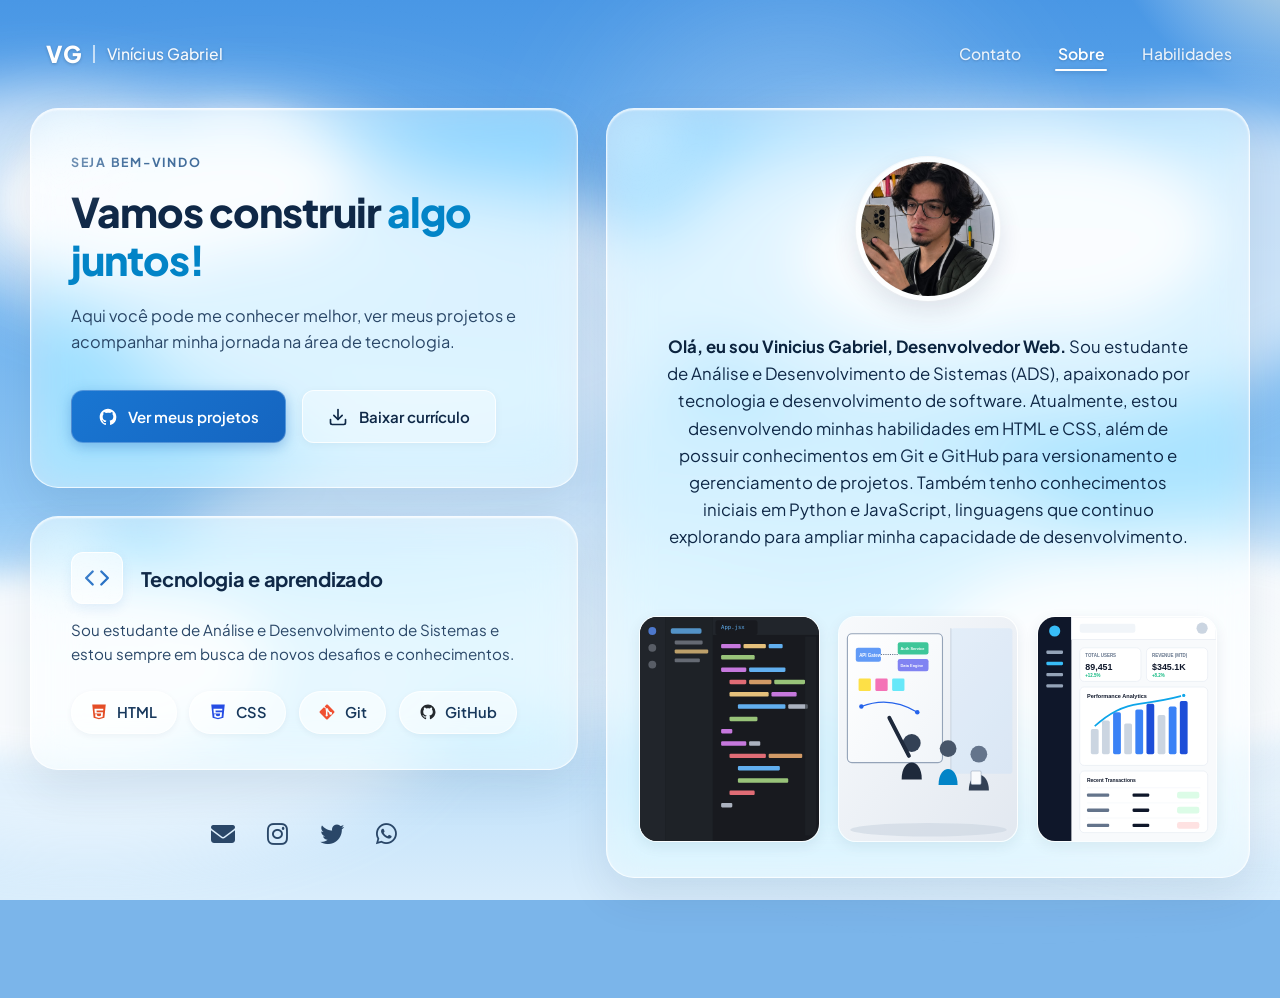
<file: index.html>
<!DOCTYPE html>
<html lang="pt-BR">

<head>
  <meta charset="UTF-8">
  <meta name="viewport" content="width=device-width, initial-scale=1.0">
  <title>Portfólio - Vinícius Gabriel</title>
  <meta name="description"
    content="Portfólio de Vinícius Gabriel, Desenvolvedor de Software. Conheça meus projetos, tecnologias e trajetória.">

  <!-- Fontes Google: Plus Jakarta Sans para visual moderno e sofisticado -->
  <link rel="preconnect" href="https://fonts.googleapis.com">
  <link rel="preconnect" href="https://fonts.gstatic.com" crossorigin>
  <link href="https://fonts.googleapis.com/css2?family=Plus+Jakarta+Sans:wght@400;500;600;700;800&display=swap"
    rel="stylesheet">
  <link rel="stylesheet" href="https://cdnjs.cloudflare.com/ajax/libs/font-awesome/6.7.2/css/all.min.css">
  <!-- Folha de estilo principal -->
  <link rel="stylesheet" href="style.css">
</head>

<body>
  <!-- Fundo dinâmico com nuvens/gradiente (facilmente alterável no CSS) -->
  <div class="sky-background" aria-hidden="true">
    <div class="cloud cloud-1"></div>
    <div class="cloud cloud-2"></div>
    <div class="cloud cloud-3"></div>
    <div class="sun-glare"></div>
  </div>

  <div class="page-wrapper">
    <!-- CABEÇALHO / NAVBAR -->
    <header class="navbar" id="navbar">
      <div class="nav-container">
        <!-- Logo / Marca -->
        <a href="#inicio" class="brand" aria-label="Página Inicial de Vinicius Gabriel">
          <span class="brand-monogram">VG</span>
          <span class="brand-divider"></span>
          <span class="brand-name">Vinícius Gabriel</span>
        </a>

        <!-- Links de navegação -->
        <nav class="nav-menu" id="navMenu">
          <ul class="nav-list">
             <li><a href="contato.html" class="nav-link">Contato</a></li>
            <li><a href="index.html" class="nav-link active">Sobre</a></li>

            <li><a href="habilidades.html" class="nav-link">Habilidades</a></li>

          </ul>
        </nav>

        <!-- Botão Menu Mobile -->
        <button class="mobile-toggle" id="mobileToggle" aria-label="Abrir menu de navegação">
          <span class="bar"></span>
          <span class="bar"></span>
          <span class="bar"></span>
        </button>
      </div>
    </header>


    <!-- CONTEÚDO PRINCIPAL (ESTRUTURA EM GRID DE CARDS GLASS) -->
    <main class="main-content" id="inicio">
      <div class="cards-grid">

        <!-- COLUNA DA ESQUERDA -->
        <div class="column-left">

          <!-- CARD 1: BOAS-VINDAS / HERO CTA -->
          <section class="glass-card hero-card" id="sobre">
            <div class="card-glow"></div>

            <div class="card-caption">SEJA BEM-VINDO</div>

            <h1 class="hero-title">
              Vamos construir <span class="accent-highlight">algo juntos!</span>
            </h1>

            <p class="hero-description">
              Aqui você pode me conhecer melhor, ver meus projetos e acompanhar minha jornada na área de tecnologia.
            </p>

            <div class="actions-group">
              <!-- Botão Principal -->
              <a href="https://github.com/vinii-gabss" class="btn btn-primary" id="btnProjects" target="_blank"
                rel="noopener noreferrer">
                <svg class="btn-icon" viewBox="0 0 24 24" width="20" height="20" fill="currentColor">
                  <path fill-rule="evenodd" clip-rule="evenodd"
                    d="M12 2C6.477 2 2 6.484 2 12.017c0 4.425 2.865 8.18 6.839 9.504.5.092.682-.217.682-.483 0-.237-.008-.868-.013-1.703-2.782.605-3.369-1.343-3.369-1.343-.454-1.158-1.11-1.466-1.11-1.466-.908-.62.069-.608.069-.608 1.003.07 1.53 1.032 1.53 1.032.892 1.53 2.341 1.088 2.91.832.092-.647.35-1.088.636-1.338-2.22-.253-4.555-1.113-4.555-4.951 0-1.093.39-1.988 1.029-2.688-.103-.253-.446-1.272.098-2.65 0 0 .84-.27 2.75 1.026A9.564 9.564 0 0112 6.844c.85.004 1.705.115 2.504.337 1.909-1.296 2.747-1.027 2.747-1.027.546 1.379.202 2.398.1 2.651.64.7 1.028 1.595 1.028 2.688 0 3.848-2.339 4.695-4.566 4.943.359.309.678.92.678 1.855 0 1.338-.012 2.419-.012 2.747 0 .268.18.58.688.482A10.019 10.019 0 0022 12.017C22 6.484 17.522 2 12 2z" />
                </svg>

                <span>Ver meus projetos</span>
              </a>

              <!-- Botão Secundário -->
              <a href="Curriculo_Vinicius_Gabriel_Ferreira_Alves(2).pdf" class="btn btn-secondary" id="btnResume">
                <svg class="btn-icon" viewBox="0 0 24 24" width="20" height="20" fill="none" stroke="currentColor"
                  stroke-width="2" stroke-linecap="round" stroke-linejoin="round">
                  <path d="M21 15v4a2 2 0 0 1-2 2H5a2 2 0 0 1-2-2v-4"></path>
                  <polyline points="7 10 12 15 17 10"></polyline>
                  <line x1="12" y1="15" x2="12" y2="3"></line>

                </svg>
                <span>Baixar currículo</span>
              </a>
            </div>
          </section>

          <!-- CARD 2: TECNOLOGIA E APRENDIZADO -->
          <section class="glass-card skills-card" id="habilidades">
            <div class="card-glow"></div>

            <div class="skills-header">
              <!-- Ícone estilizado </> -->
              <div class="code-badge-icon" aria-hidden="true">
                <svg viewBox="0 0 24 24" width="26" height="26" fill="none" stroke="currentColor" stroke-width="2.2"
                  stroke-linecap="round" stroke-linejoin="round">
                  <polyline points="16 18 22 12 16 6"></polyline>
                  <polyline points="8 6 2 12 8 18"></polyline>
                </svg>
              </div>
              <h2 class="skills-title">Tecnologia e aprendizado</h2>
            </div>

            <p class="skills-description">
              Sou estudante de Análise e Desenvolvimento de Sistemas e estou sempre em busca de novos desafios e
              conhecimentos.
            </p>

            <!-- Tags/Pills das Tecnologias -->
            <div class="tech-pills-list">
              <!-- HTML -->
              <div class="tech-pill" title="HTML5">
                <svg class="tech-icon html-icon" viewBox="0 0 24 24" width="18" height="18" fill="currentColor">
                  <path
                    d="M3 2l1.8 17.5 7.2 2 7.2-2L21 2H3zm14.8 5.4l-.2 2.5H8.7l.2 2.5h8.5l-.6 6.3-4.8 1.3-4.8-1.3-.3-3.6h2.4l.2 1.8 2.5.7 2.5-.7.3-3H6.4l-.5-6.2h11.9z" />
                </svg>
                <span>HTML</span>
              </div>

              <!-- CSS -->
              <div class="tech-pill" title="CSS3">
                <svg class="tech-icon css-icon" viewBox="0 0 24 24" width="18" height="18" fill="currentColor">
                  <path
                    d="M3 2l1.8 17.5 7.2 2 7.2-2L21 2H3zm14.8 5.4l-.2 2.5H8.7l.2 2.5h8.5l-.6 6.3-4.8 1.3-4.8-1.3-.3-3.6h2.4l.2 1.8 2.5.7 2.5-.7.3-3H6.4l-.5-6.2h11.9z" />
                </svg>
                <span>CSS</span>
              </div>

              <!-- Git -->
              <div class="tech-pill" title="Git">
                <svg class="tech-icon git-icon" viewBox="0 0 24 24" width="18" height="18" fill="currentColor">
                  <path
                    d="M21.6 10.9L13.1 2.4c-.6-.6-1.5-.6-2.1 0L8.9 4.5l2.7 2.7c.6-.2 1.3-.1 1.8.4.5.5.6 1.2.4 1.8l2.6 2.6c.6-.2 1.3-.1 1.8.4.8.8.8 2 0 2.8-.8.8-2 .8-2.8 0-.5-.5-.6-1.3-.4-1.9l-2.4-2.4v4.5c.3.2.5.6.5 1 0 .8-.7 1.5-1.5 1.5s-1.5-.7-1.5-1.5c0-.4.2-.8.5-1V9.9c-.3-.2-.5-.6-.5-1 0-.5.2-.9.5-1.2L7.9 5.6 2.4 11c-.6.6-.6 1.5 0 2.1l8.5 8.5c.6.6 1.5.6 2.1 0l8.5-8.5c.6-.6.6-1.6.1-2.2z" />
                </svg>
                <span>Git</span>
              </div>

              <!-- GitHub -->
              <div class="tech-pill" title="GitHub">
                <svg class="tech-icon github-icon" viewBox="0 0 24 24" width="18" height="18" fill="currentColor">
                  <path fill-rule="evenodd" clip-rule="evenodd"
                    d="M12 2C6.48 2 2 6.48 2 12c0 4.42 2.87 8.17 6.84 9.5.5.08.66-.23.66-.5v-1.69c-2.77.6-3.36-1.34-3.36-1.34-.46-1.16-1.11-1.47-1.11-1.47-.91-.62.07-.6.07-.6 1 .07 1.53 1.03 1.53 1.03.87 1.52 2.34 1.07 2.91.83.1-.65.35-1.09.63-1.34-2.22-.25-4.55-1.11-4.55-4.92 0-1.11.38-2 1.03-2.71-.1-.25-.45-1.29.1-2.64 0 0 .84-.27 2.75 1.02.79-.22 1.65-.33 2.5-.33.85 0 1.71.11 2.5.33 1.91-1.29 2.75-1.02 2.75-1.02.55 1.35.2 2.39.1 2.64.65.71 1.03 1.6 1.03 2.71 0 3.82-2.34 4.66-4.57 4.91.36.31.69.92.69 1.85V21c0 .27.16.59.67.5C19.14 20.16 22 16.42 22 12A10 10 0 0 0 12 2z" />
                </svg>
                <span>GitHub</span>
              </div>
            </div>
          </section>

          <footer class="footer">


            <div class="footer-redes">
              <a href="mailto:vinicius.g.ferreira.alves@gmail.com" target="_blank">
                <i class="fas fa-envelope"></i>
              </a>

              <a href="https://instagram.com/vinii.gabs/" target="_blank">
                <i class="fab fa-instagram"></i>
              </a>

              <a href="https://twitter.com" target="_blank">
                <i class="fab fa-twitter"></i>
              </a>

              <a href="https://wa.me/5544988351698" target="_blank">
                <i class="fab fa-whatsapp"></i>
              </a>

            </div>



          </footer>

        </div>

        <!-- COLUNA DA DIREITA -->
        <div class="column-right">

          <!-- CARD GRANDE: PERFIL & SHOWCASE -->
          <section class="glass-card profile-card" id="projetos">
            <div class="card-glow"></div>

            <!-- Avatar Circular com Anel Brilhante -->
            <div class="avatar-wrapper">
              <div class="avatar-ring">
                <!-- Substitua por assets/images/avatar.jpg quando quiser usar sua foto real -->
                <img src="assets/images/javatarJp.jpeg" alt="Foto de perfil de Vinicius Gabriel" class="avatar-img">
              </div>
            </div>

            <!-- Texto de Apresentação / Bio -->
            <div class="profile-bio">
              <p>
                <strong>Olá, eu sou Vinicius Gabriel, Desenvolvedor Web.</strong>
                Sou estudante de Análise e Desenvolvimento de Sistemas (ADS), apaixonado por tecnologia e
                desenvolvimento de software. Atualmente, estou desenvolvendo minhas habilidades em HTML e CSS, além de
                possuir conhecimentos em Git e GitHub para versionamento e gerenciamento de projetos. Também tenho
                conhecimentos iniciais em Python e JavaScript, linguagens que continuo explorando para ampliar minha
                capacidade de desenvolvimento.


              </p>
            </div>

            <!-- Galeria / Grade de Miniaturas de Projetos (3 Cards) -->
            <div class="projects-gallery">

              <!-- Item 1: Código / Editor -->
              <div class="gallery-item" tabindex="0" role="button" aria-label="Ver projeto de código">
                <div class="thumb-frame">
                  <img src="assets/images/thumb-code.svg" alt="Editor de código de projeto" class="thumb-img">
                  <div class="thumb-overlay">
                    <span class="overlay-text">Editor & Código</span>
                  </div>
                </div>
              </div>

              <!-- Item 2: Colaboração / Equipe -->
              <div class="gallery-item" tabindex="0" role="button" aria-label="Ver projeto em equipe">
                <div class="thumb-frame">
                  <img src="assets/images/thumb-team.svg" alt="Trabalho e planejamento em equipe" class="thumb-img">
                  <div class="thumb-overlay">
                    <span class="overlay-text">Planejamento</span>
                  </div>
                </div>
              </div>

              <!-- Item 3: Interface / Dashboard -->
              <div class="gallery-item" tabindex="0" role="button" aria-label="Ver projeto de dashboard">
                <div class="thumb-frame">
                  <img src="assets/images/thumb-dashboard.svg" alt="Interface de sistema e dashboard" class="thumb-img">
                  <div class="thumb-overlay">
                    <span class="overlay-text">Dashboard Web</span>
                  </div>
                </div>
              </div>

            </div>

          </section>

        </div>
      </div>
    </main>
  </div>

  <!-- RODAPÉ SUTIL -->




  <!-- MODAL DE PREVIEW / DETALHES -->
  <div class="modal-backdrop" id="previewModal" aria-hidden="true">
    <div class="modal-box glass-card">
      <button class="modal-close" id="modalClose" aria-label="Fechar modal">&times;</button>
      <div class="modal-body" id="modalContent">
        <!-- Preenchido dinamicamente pelo script.js -->
      </div>
    </div>
  </div>



  <!-- Script com micro-interações -->
  <script src="script.js"></script>


</body>

</html>
</file>
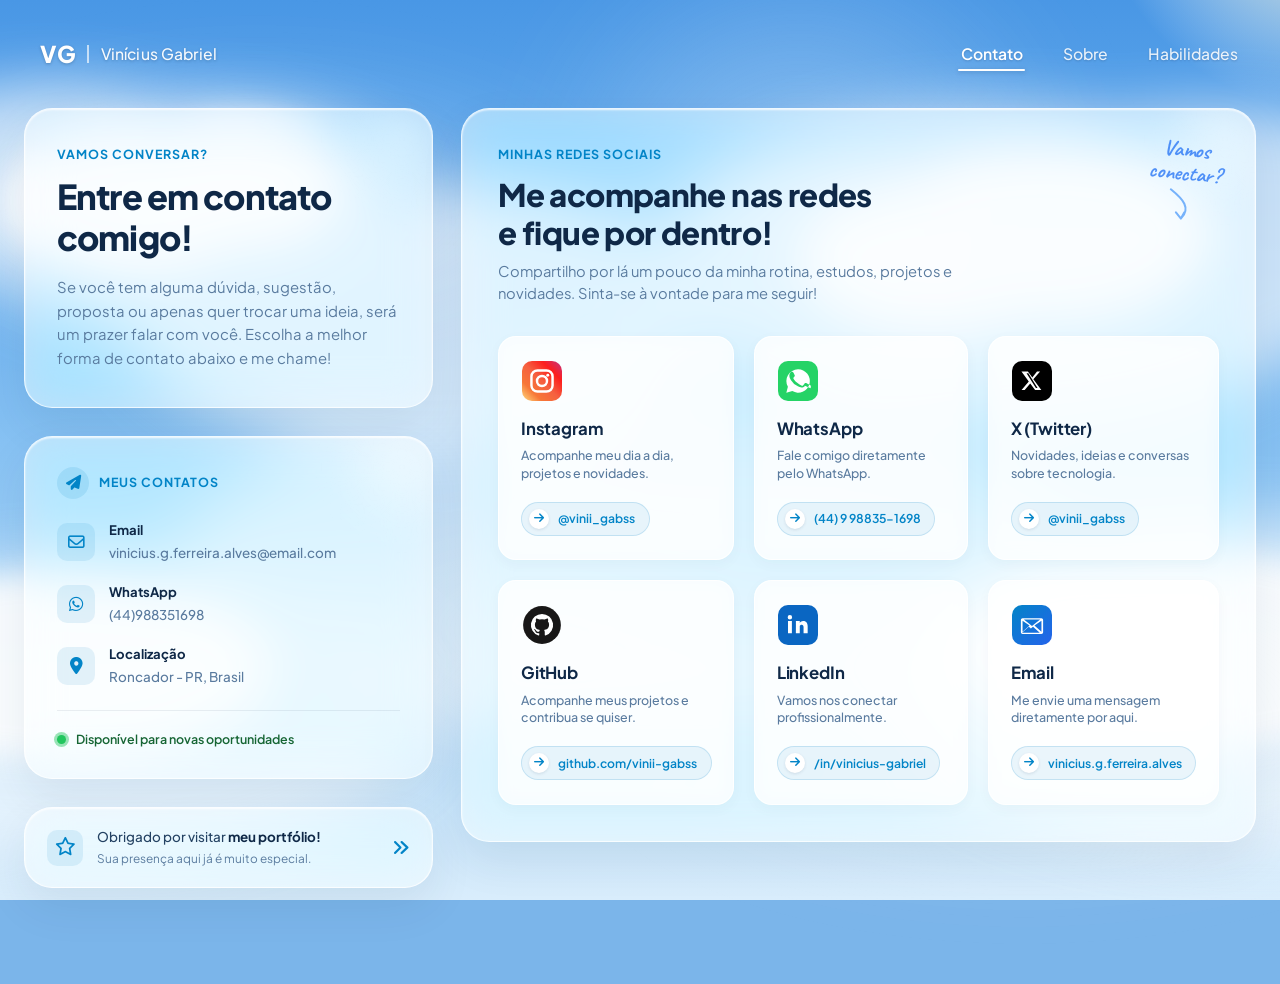
<file: contato.html>
<!DOCTYPE html>
<html lang="pt-BR">

<head>
  <meta charset="UTF-8">
  <meta name="viewport" content="width=device-width, initial-scale=1.0">
  <title>Contato - Vinícius Gabriel</title>
  <meta name="description"
    content="Entre em contato com Vinícius Gabriel. Conecte-se comigo pelo WhatsApp, Email, Instagram, GitHub, LinkedIn ou X.">

  <!-- Google Fonts: Plus Jakarta Sans e Caveat para o doodle de conexão -->
  <link rel="preconnect" href="https://fonts.googleapis.com">
  <link rel="preconnect" href="https://fonts.gstatic.com" crossorigin>
  <link
    href="https://fonts.googleapis.com/css2?family=Caveat:wght@600;700&family=Plus+Jakarta+Sans:wght@400;500;600;700;800&display=swap"
    rel="stylesheet">

  <!-- Font Awesome Icons -->
  <link rel="stylesheet" href="https://cdnjs.cloudflare.com/ajax/libs/font-awesome/6.7.2/css/all.min.css">

  <!-- Folha de Estilos Principal -->
  <link rel="stylesheet" href="projeto.css">
</head>

<body>

  <!-- Fundo dinâmico com nuvens celestes e iluminação -->
  <div class="sky-background" aria-hidden="true">
    <div class="cloud cloud-1"></div>
    <div class="cloud cloud-2"></div>
    <div class="cloud cloud-3"></div>
    <div class="sun-glare"></div>
  </div>

  <div class="page-wrapper">
    <!-- BARRA DE NAVEGAÇÃO / HEADER -->
    <header class="navbar" id="navbar">
      <div class="nav-container">
        <!-- Logo / Marca -->
        <a href="index.html" class="brand" aria-label="Ir para a página inicial de Vinícius Gabriel">
          <span class="brand-monogram">VG</span>
          <span class="brand-divider"></span>
          <span class="brand-name">Vinícius Gabriel</span>
        </a>

        <!-- Menu de Navegação -->
        <nav class="nav-menu" id="navMenu">
          <ul class="nav-list">
            <li><a href="contato.html" class="nav-link active">Contato</a></li>
            <li><a href="index.html" class="nav-link">Sobre</a></li>

            <li><a href="habilidades.html" class="nav-link">Habilidades</a></li>

          </ul>
        </nav>

        <!-- Botão Mobile Toggle -->
        <button class="mobile-toggle" id="mobileToggle" aria-label="Abrir menu de navegação" aria-expanded="false">
          <span class="bar"></span>
          <span class="bar"></span>
          <span class="bar"></span>
        </button>
      </div>
    </header>

    <!-- CONTEÚDO PRINCIPAL (ESTRUTURA EM DUAS COLUNAS COM CARDS GLASS) -->
    <main class="main-content" id="conteudo-contato">
      <div class="cards-grid">

        <!-- ==========================================
             COLUNA DA ESQUERDA (3 CARDS EMPILHADOS)
             ========================================== -->
        <div class="column-left">

          <!-- CARD 1: HERO CONVERSAR -->
          <section class="glass-card contact-hero-card" aria-labelledby="contact-hero-title">
            <div class="card-glow"></div>

            <span class="contact-badge-caption">VAMOS CONVERSAR?</span>
            <h1 class="contact-hero-title" id="contact-hero-title">
              Entre em contato<br>comigo!
            </h1>
            <p class="contact-hero-desc">
              Se você tem alguma dúvida, sugestão, proposta ou apenas quer trocar uma ideia, será um prazer falar com
              você. Escolha a melhor forma de contato abaixo e me chame!
            </p>
          </section>

          <!-- CARD 2: MEUS CONTATOS DIRETOS -->
          <section class="glass-card contact-details-card" aria-labelledby="contact-details-title">
            <div class="card-glow"></div>

            <div class="contact-header-badge">
              <div class="contact-icon-badge" aria-hidden="true">
                <i class="fa-solid fa-paper-plane"></i>
              </div>
              <span class="contact-badge-caption" id="contact-details-title" style="margin-bottom: 0;">MEUS
                CONTATOS</span>
            </div>

            <!-- Lista de Meios de Contato -->
            <div class="contact-info-list">

              <!-- Email -->
              <a href="mailto:vinicius.g.ferreira.alves@email.com" class="contact-info-item"
                aria-label="Enviar email para Vinícius Gabriel">
                <div class="contact-info-icon-box" aria-hidden="true">
                  <i class="fa-regular fa-envelope"></i>
                </div>
                <div class="contact-info-text-group">
                  <span class="contact-info-label">Email</span>
                  <span class="contact-info-val">vinicius.g.ferreira.alves@email.com</span>
                </div>
              </a>

              <!-- WhatsApp -->
              <a href="https://wa.me/5544988351698" target="_blank" rel="noopener noreferrer" class="contact-info-item"
                aria-label="Chamar Vinícius Gabriel no WhatsApp">
                <div class="contact-info-icon-box" aria-hidden="true">
                  <i class="fa-brands fa-whatsapp"></i>
                </div>
                <div class="contact-info-text-group">
                  <span class="contact-info-label">WhatsApp</span>
                  <span class="contact-info-val">(44)988351698</span>
                </div>
              </a>

              <!-- Localização -->
              <div class="contact-info-item">
                <div class="contact-info-icon-box" aria-hidden="true">
                  <i class="fa-solid fa-location-dot"></i>
                </div>
                <div class="contact-info-text-group">
                  <span class="contact-info-label">Localização</span>
                  <span class="contact-info-val">Roncador - PR, Brasil</span>
                </div>
              </div>

            </div>

            <!-- Indicador de Disponibilidade -->
            <div class="availability-status">
              <span class="status-dot-pulse" aria-hidden="true"></span>
              <span>Disponível para novas oportunidades</span>
            </div>
          </section>

          <!-- CARD 3: BANNER DE AGRADECIMENTO -->
          <aside class="glass-card contact-thanks-card" aria-label="Agradecimento pela visita">
            <div class="contact-thanks-left">
              <div class="thanks-star-box" aria-hidden="true">
                <i class="fa-regular fa-star"></i>
              </div>
              <div class="thanks-text-group">
                <div class="thanks-title">
                  Obrigado por visitar <strong>meu portfólio!</strong>
                </div>
                <div class="thanks-subtitle">
                  Sua presença aqui já é muito especial.
                </div>
              </div>
            </div>
            <div class="thanks-arrow-icon" aria-hidden="true">
              <i class="fa-solid fa-angles-right"></i>
            </div>
          </aside>

        </div>

        <!-- ==========================================
             COLUNA DA DIREITA (CARD DE REDES SOCIAIS)
             ========================================== -->
        <div class="column-right">

          <section class="glass-card contact-social-card" aria-labelledby="social-main-title">
            <div class="card-glow"></div>

            <!-- Cabeçalho com Texto e Doodle "Vamos conectar?" -->
            <header class="social-header-wrap">
              <div class="social-header-left">
                <span class="contact-badge-caption">MINHAS REDES SOCIAIS</span>
                <h2 class="social-main-title" id="social-main-title">
                  Me acompanhe nas redes<br>e fique por dentro!
                </h2>
                <p class="social-main-subtitle">
                  Compartilho por lá um pouco da minha rotina, estudos, projetos e novidades. Sinta-se à vontade para me
                  seguir!
                </p>
              </div>

              <!-- Doodle Estilo Manuscrito -->
              <div class="connect-doodle" aria-hidden="true">
                <span class="doodle-text">Vamos<br>conectar?</span>
                <svg class="doodle-arrow-svg" viewBox="0 0 50 45" fill="none">
                  <path d="M12 6 C 26 15, 36 24, 26 36 M 26 36 L 20 30 M 26 36 L 29 29" stroke="#60a5fa"
                    stroke-width="2.2" stroke-linecap="round" stroke-linejoin="round" />
                </svg>
              </div>
            </header>

            <!-- GRADE 3x2 DE REDES SOCIAIS -->
            <div class="social-cards-grid">

              <!-- 1. INSTAGRAM -->
              <a href="https://instagram.com/vinii_gabss" target="_blank" rel="noopener noreferrer"
                class="social-card-item" aria-label="Perfil do Instagram de Vinicius Gabriel">
                <div class="social-card-top">
                  <div class="social-brand-icon-box" aria-hidden="true">
                    <svg viewBox="0 0 36 36">
                      <defs>
                        <linearGradient id="instaGrad" x1="0%" y1="100%" x2="100%" y2="0%">
                          <stop offset="0%" stop-color="#FFDC80" />
                          <stop offset="25%" stop-color="#F77737" />
                          <stop offset="50%" stop-color="#F56040" />
                          <stop offset="75%" stop-color="#FD1D1D" />
                          <stop offset="100%" stop-color="#C13584" />
                        </linearGradient>
                      </defs>
                      <rect width="36" height="36" rx="9" fill="url(#instaGrad)" />
                      <rect x="8.5" y="8.5" width="19" height="19" rx="5.5" fill="none" stroke="#FFFFFF"
                        stroke-width="2.2" />
                      <circle cx="18" cy="18" r="4.5" fill="none" stroke="#FFFFFF" stroke-width="2.2" />
                      <circle cx="23.2" cy="12.8" r="1.3" fill="#FFFFFF" />
                    </svg>
                  </div>
                  <div class="social-text-info">
                    <h3 class="social-platform-title">Instagram</h3>
                    <p class="social-platform-desc">Acompanhe meu dia a dia, projetos e novidades.</p>
                  </div>
                </div>
                <div class="social-action-pill">
                  <span class="action-arrow-circle"><i class="fa-solid fa-arrow-right"></i></span>
                  <span class="action-pill-text">@vinii_gabss</span>
                </div>
              </a>

              <!-- 2. WHATSAPP -->
              <a href="https://wa.me/5544988351698" target="_blank" rel="noopener noreferrer" class="social-card-item"
                aria-label="Enviar mensagem no WhatsApp para Vinicius Gabriel">
                <div class="social-card-top">
                  <div class="social-brand-icon-box" aria-hidden="true">
                    <svg viewBox="0 0 36 36">
                      <rect width="36" height="36" rx="9" fill="#25D366" />
                      <path fill="#FFFFFF"
                        d="M18 7.5a10.5 10.5 0 00-9.1 15.7l-1.4 5.3 5.4-1.4a10.5 10.5 0 105.1-19.6zm6.2 14.8c-.3.8-1.5 1.5-2.1 1.6-.6.1-1.3.1-4.2-1.1a14 14 0 01-6.2-5.5 7.1 7.1 0 01-1.5-3.8c0-2 .9-2.9 1.3-3.3.4-.4.8-.5 1.1-.5.3 0 .5 0 .8.1.3.1.6.8.8 1.2.3.6.8 1.9.9 2 .1.2.1.4 0 .6-.1.2-.2.4-.4.6-.2.2-.4.4-.6.6-.2.2-.4.5-.2.9.3.6 1.4 2.3 3.1 3.7 2.1 1.9 3.8 2.5 4.4 2.8.5.2.8.2 1.1-.1.3-.4 1.3-1.5 1.6-2 .3-.5.7-.4 1.1-.2.5.2 2.9 1.4 3.4 1.6.5.3.8.4.9.6.1.3.1 1.6-.2 2.4z" />
                    </svg>
                  </div>
                  <div class="social-text-info">
                    <h3 class="social-platform-title">WhatsApp</h3>
                    <p class="social-platform-desc">Fale comigo diretamente pelo WhatsApp.</p>
                  </div>
                </div>
                <div class="social-action-pill">
                  <span class="action-arrow-circle"><i class="fa-solid fa-arrow-right"></i></span>
                  <span class="action-pill-text">(44) 9 98835-1698</span>
                </div>
              </a>

              <!-- 3. X (TWITTER) -->
              <a href="https://x.com/vinii_gabss" target="_blank" rel="noopener noreferrer" class="social-card-item"
                aria-label="Perfil do X / Twitter de Vinicius Gabriel">
                <div class="social-card-top">
                  <div class="social-brand-icon-box" aria-hidden="true">
                    <svg viewBox="0 0 36 36">
                      <rect width="36" height="36" rx="9" fill="#000000" />
                      <path fill="#FFFFFF"
                        d="M22.5 9.5h2.8l-6.1 7 7.2 9.5h-5.6l-4.4-5.8-5 5.8h-2.8l6.5-7.5L8.5 9.5h5.8l4 5.3L22.5 9.5zm-1 14.8h1.5L14.7 11h-1.6l8.4 13.3z" />
                    </svg>
                  </div>
                  <div class="social-text-info">
                    <h3 class="social-platform-title">X (Twitter)</h3>
                    <p class="social-platform-desc">Novidades, ideias e conversas sobre tecnologia.</p>
                  </div>
                </div>
                <div class="social-action-pill">
                  <span class="action-arrow-circle"><i class="fa-solid fa-arrow-right"></i></span>
                  <span class="action-pill-text">@vinii_gabss</span>
                </div>
              </a>

              <!-- 4. GITHUB -->
              <a href="https://github.com/vinii-gabss" target="_blank" rel="noopener noreferrer"
                class="social-card-item" aria-label="Perfil do GitHub de Vinicius Gabriel">
                <div class="social-card-top">
                  <div class="social-brand-icon-box" aria-hidden="true">
                    <svg viewBox="0 0 36 36">
                      <circle cx="18" cy="18" r="17" fill="#181717" />
                      <path fill="#FFFFFF" fill-rule="evenodd" clip-rule="evenodd"
                        d="M18 8a10 10 0 00-3.16 19.49c.5.09.68-.22.68-.48v-1.69c-2.78.6-3.37-1.34-3.37-1.34-.45-1.16-1.11-1.47-1.11-1.47-.91-.62.07-.61.07-.61 1 .07 1.53 1.03 1.53 1.03.89 1.53 2.34 1.09 2.91.83.09-.64.35-1.09.63-1.34-2.22-.25-4.56-1.11-4.56-4.94 0-1.09.39-1.99 1.03-2.69-.1-.25-.45-1.27.1-2.65 0 0 .84-.27 2.75 1.02a9.6 9.6 0 015 0c1.91-1.29 2.75-1.02 2.75-1.02.55 1.38.2 2.4.1 2.65.64.7 1.03 1.6 1.03 2.69 0 3.84-2.34 4.68-4.57 4.93.36.31.68.92.68 1.85v2.75c0 .26.18.58.69.48A10 10 0 0018 8z" />
                    </svg>
                  </div>
                  <div class="social-text-info">
                    <h3 class="social-platform-title">GitHub</h3>
                    <p class="social-platform-desc">Acompanhe meus projetos e contribua se quiser.</p>
                  </div>
                </div>
                <div class="social-action-pill">
                  <span class="action-arrow-circle"><i class="fa-solid fa-arrow-right"></i></span>
                  <span class="action-pill-text">github.com/vinii-gabss</span>
                </div>
              </a>

              <!-- 5. LINKEDIN -->
              <a href="https://www.linkedin.com/in/vinicius-gabriel-8a11422b5/" target="_blank" rel="noopener noreferrer" class="social-card-item"
                aria-label="Perfil do LinkedIn de Vinicius Gabriel">
                <div class="social-card-top">
                  <div class="social-brand-icon-box" aria-hidden="true">
                    <svg viewBox="0 0 36 36">
                      <rect width="36" height="36" rx="9" fill="#0A66C2" />
                      <path fill="#FFFFFF"
                        d="M12.5 14.5v11H9v-11h3.5zm-1.8-5.5a2 2 0 110 4 2 2 0 010-4zm15.8 16.5h-3.5v-5.6c0-1.3-.5-2.2-1.7-2.2-.9 0-1.5.6-1.7 1.2v6.6h-3.5s.05-10 0-11h3.5v1.6c.4-.7 1.3-1.8 3.1-1.8 2.3 0 4 1.5 4 4.8v6.4z" />
                    </svg>
                  </div>
                  <div class="social-text-info">
                    <h3 class="social-platform-title">LinkedIn</h3>
                    <p class="social-platform-desc">Vamos nos conectar profissionalmente.</p>
                  </div>
                </div>
                <div class="social-action-pill">
                  <span class="action-arrow-circle"><i class="fa-solid fa-arrow-right"></i></span>
                  <span class="action-pill-text">/in/vinicius-gabriel</span>
                </div>
              </a>

              <!-- 6. EMAIL -->
              <a href="mailto:vinicius.g.ferreira.alves@email.com" class="social-card-item" id="cardEmailLink"
                aria-label="Enviar email para Vinicius Gabriel">
                <div class="social-card-top">
                  <div class="social-brand-icon-box" aria-hidden="true">
                    <svg viewBox="0 0 36 36">
                      <defs>
                        <linearGradient id="emailCardGrad" x1="0%" y1="0%" x2="100%" y2="100%">
                          <stop offset="0%" stop-color="#0284C7" />
                          <stop offset="100%" stop-color="#2563EB" />
                        </linearGradient>
                      </defs>
                      <rect width="36" height="36" rx="9" fill="url(#emailCardGrad)" />
                      <path fill="#FFFFFF"
                        d="M9.5 12h17c.8 0 1.5.7 1.5 1.5v11c0 .8-.7 1.5-1.5 1.5h-17c-.8 0-1.5-.7-1.5-1.5v-11c0-.8.7-1.5 1.5-1.5zm0 2.2v9.8l6.3-5.5L9.5 14.2zm1.2-1.2l7.3 5.8 7.3-5.8H10.7zm15.8 1.2l-6.3 4.3 6.3 5.5V14.2zm-7.6 5.4l-1.9 1.5-1.9-1.5-6.1 5.4h16l-6.1-5.4z" />
                    </svg>
                  </div>
                  <div class="social-text-info">
                    <h3 class="social-platform-title">Email</h3>
                    <p class="social-platform-desc">Me envie uma mensagem diretamente por aqui.</p>
                  </div>
                </div>
                <div class="social-action-pill">
                  <span class="action-arrow-circle"><i class="fa-solid fa-arrow-right"></i></span>
                  <span class="action-pill-text">vinicius.g.ferreira.alves</span>
                </div>
              </a>

            </div>

          </section>

        </div>

      </div>
    </main>
  </div>

  <!-- TOAST DE COPIADO / FEEDBACK -->
  <div class="copy-toast" id="copyToast" role="status" aria-live="polite">
    <i class="fa-solid fa-circle-check" style="color: #4ade80;"></i>
    <span id="toastMessage">Copiado para a área de transferência!</span>
  </div>

  <!-- SCRIPT DE INTERAÇÕES E ANIMAÇÕES -->
  <script>
    document.addEventListener('DOMContentLoaded', () => {
      // 1. Menu Mobile Toggle
      const mobileToggle = document.getElementById('mobileToggle');
      const navMenu = document.getElementById('navMenu');

      if (mobileToggle && navMenu) {
        mobileToggle.addEventListener('click', (e) => {
          e.stopPropagation();
          navMenu.classList.toggle('open');
          const isExpanded = navMenu.classList.contains('open');
          mobileToggle.setAttribute('aria-expanded', isExpanded);
        });

        navMenu.querySelectorAll('.nav-link').forEach(link => {
          link.addEventListener('click', () => {
            navMenu.classList.remove('open');
            mobileToggle.setAttribute('aria-expanded', 'false');
          });
        });

        document.addEventListener('click', (e) => {
          if (navMenu.classList.contains('open') && !navMenu.contains(e.target) && !mobileToggle.contains(e.target)) {
            navMenu.classList.remove('open');
            mobileToggle.setAttribute('aria-expanded', 'false');
          }
        });
      }

      // 2. Feedback amigável ao copiar ou interagir
      const copyToast = document.getElementById('copyToast');
      const toastMessage = document.getElementById('toastMessage');

      const showToast = (msg) => {
        if (!copyToast) return;
        toastMessage.textContent = msg;
        copyToast.classList.add('show');
        setTimeout(() => {
          copyToast.classList.remove('show');
        }, 2800);
      };

      // 3. Efeito 3D sutil ao mover o mouse nos cards de vidro (desktop)
      if (window.matchMedia('(min-width: 1025px)').matches) {
        const cards = document.querySelectorAll('.glass-card');
        cards.forEach(card => {
          card.addEventListener('mousemove', (e) => {
            const rect = card.getBoundingClientRect();
            const x = e.clientX - rect.left;
            const y = e.clientY - rect.top;

            const centerX = rect.width / 2;
            const centerY = rect.height / 2;

            const rotateX = ((y - centerY) / centerY) * -2.2;
            const rotateY = ((x - centerX) / centerX) * 2.2;

            card.style.transform = `perspective(1000px) rotateX(${rotateX}deg) rotateY(${rotateY}deg) translateY(-2px)`;
          });

          card.addEventListener('mouseleave', () => {
            card.style.transform = '';
          });
        });
      }
    });
  </script>
</body>

</html>
</file>
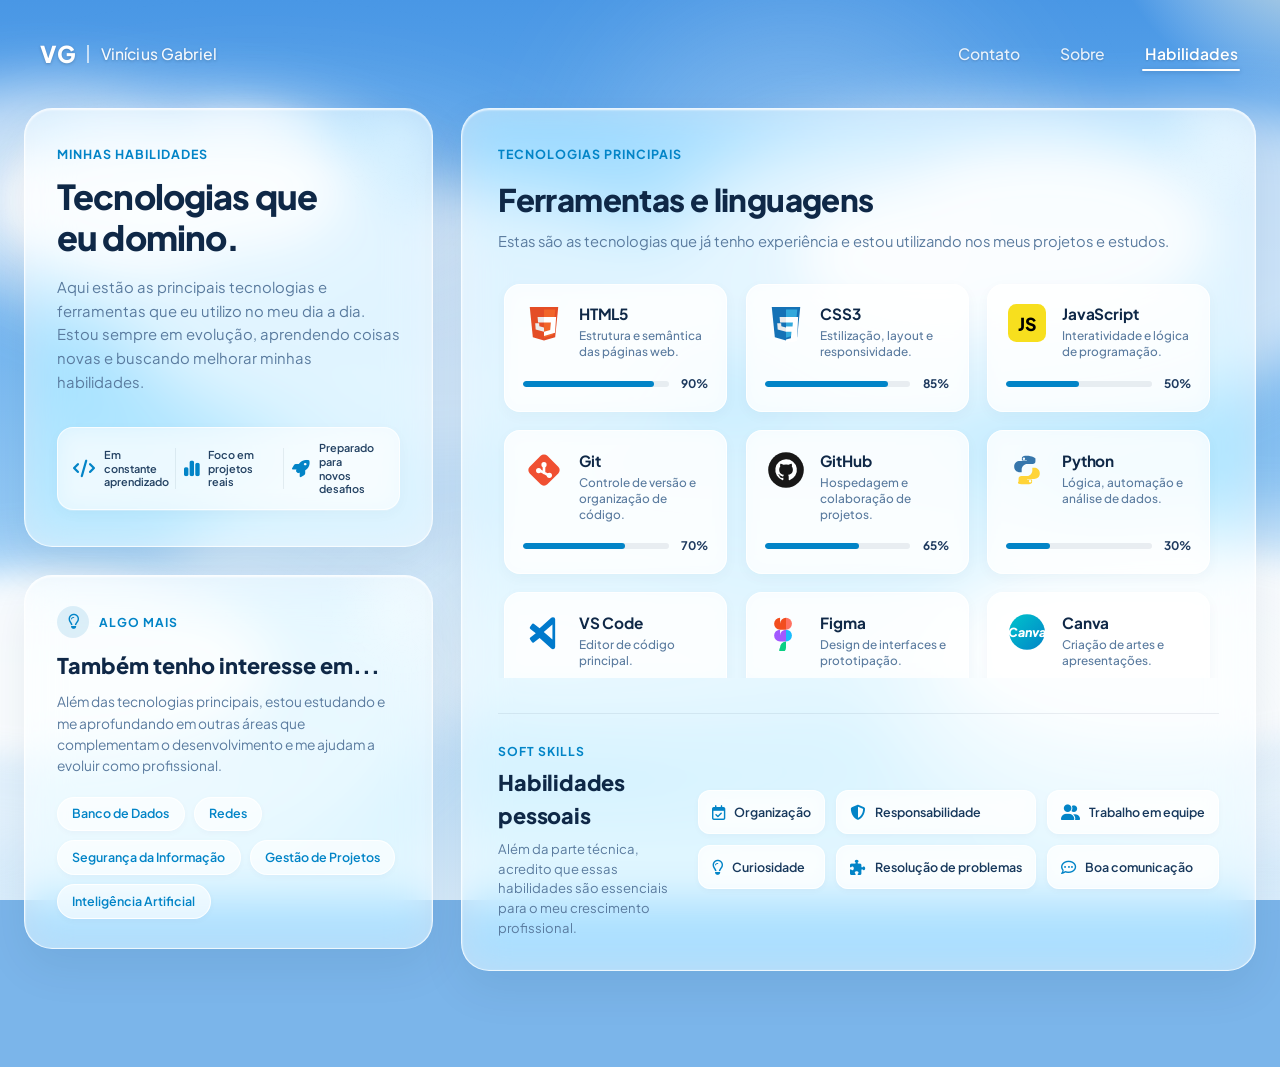
<file: habilidades.html>
<!DOCTYPE html>
<html lang="pt-BR">

<head>
    <meta charset="UTF-8">
    <meta name="viewport" content="width=device-width, initial-scale=1.0">
    <title>Habilidades - Vinícius Gabriel</title>
    <meta name="description"
        content="Conheça as tecnologias, ferramentas e habilidades de Vinícius Gabriel: HTML5, CSS3, JavaScript, Git, GitHub, Python, VS Code, Figma, Canva e soft skills.">

    <!-- Fontes Google: Plus Jakarta Sans -->
    <link rel="preconnect" href="https://fonts.googleapis.com">
    <link rel="preconnect" href="https://fonts.gstatic.com" crossorigin>
    <link href="https://fonts.googleapis.com/css2?family=Plus+Jakarta+Sans:wght@400;500;600;700;800&display=swap"
        rel="stylesheet">

    <!-- Font Awesome Icons -->
    <link rel="stylesheet" href="https://cdnjs.cloudflare.com/ajax/libs/font-awesome/6.7.2/css/all.min.css">

    <!-- Folha de Estilos Principal -->
    <link rel="stylesheet" href="projeto.css">
</head>

<body>

    <!-- Fundo dinâmico com nuvens celestes e iluminação -->
    <div class="sky-background" aria-hidden="true">
        <div class="cloud cloud-1"></div>
        <div class="cloud cloud-2"></div>
        <div class="cloud cloud-3"></div>
        <div class="sun-glare"></div>
    </div>

    <div class="page-wrapper">
        <!-- BARRA DE NAVEGAÇÃO / HEADER -->
        <header class="navbar" id="navbar">
            <div class="nav-container">
                <!-- Logo / Marca -->
                <a href="index.html" class="brand" aria-label="Ir para página inicial de Vinícius Gabriel">
                    <span class="brand-monogram">VG</span>
                    <span class="brand-divider"></span>
                    <span class="brand-name">Vinícius Gabriel</span>
                </a>

                <!-- Menu de Navegação -->
                <nav class="nav-menu" id="navMenu">
                    <ul class="nav-list">
                        <li><a href="contato.html" class="nav-link">Contato</a></li>
                        <li><a href="index.html" class="nav-link">Sobre</a></li>

                        <li><a href="habilidades.html" class="nav-link active">Habilidades</a></li>

                    </ul>
                </nav>

                <!-- Botão Mobile Toggle -->
                <button class="mobile-toggle" id="mobileToggle" aria-label="Abrir menu de navegação"
                    aria-expanded="false">
                    <span class="bar"></span>
                    <span class="bar"></span>
                    <span class="bar"></span>
                </button>
            </div>
        </header>

        <!-- CONTEÚDO PRINCIPAL (ESTRUTURA EM DUAS COLUNAS COM CARDS GLASS) -->
        <main class="main-content" id="conteudo-habilidades">
            <div class="cards-grid">

                <!-- ==========================================
             COLUNA DA ESQUERDA (2 CARDS EMPILHADOS)
             ========================================== -->
                <div class="column-left">

                    <!-- CARD 1: MINHAS HABILIDADES -->
                    <section class="glass-card skills-intro-card" aria-labelledby="skills-intro-title">
                        <div class="card-glow"></div>

                        <div>
                            <span class="skills-badge-caption">MINHAS HABILIDADES</span>
                            <h1 class="skills-hero-title" id="skills-intro-title">
                                Tecnologias que<br>eu domino.
                            </h1>
                            <p class="skills-desc-text">
                                Aqui estão as principais tecnologias e ferramentas que eu utilizo no meu dia a dia.
                                Estou sempre em evolução, aprendendo coisas novas e buscando melhorar minhas
                                habilidades.
                            </p>
                        </div>

                        <!-- Painel de Destaques Inferior -->
                        <div class="skills-highlights-panel">
                            <!-- Item 1: Código / Aprendizado -->
                            <div class="highlight-item">
                                <div class="highlight-icon" aria-hidden="true">
                                    <i class="fa-solid fa-code"></i>
                                </div>
                                <div class="highlight-text">
                                    Em constante<br>aprendizado
                                </div>
                            </div>

                            <!-- Item 2: Foco em projetos reais -->
                            <div class="highlight-item">
                                <div class="highlight-icon" aria-hidden="true">
                                    <i class="fa-solid fa-chart-simple"></i>
                                </div>
                                <div class="highlight-text">
                                    Foco em<br>projetos reais
                                </div>
                            </div>

                            <!-- Item 3: Novos Desafios -->
                            <div class="highlight-item">
                                <div class="highlight-icon" aria-hidden="true">
                                    <i class="fa-solid fa-rocket"></i>
                                </div>
                                <div class="highlight-text">
                                    Preparado para<br>novos desafios
                                </div>
                            </div>
                        </div>
                    </section>

                    <!-- CARD 2: ALGO MAIS (ÁREAS DE INTERESSE) -->
                    <section class="glass-card skills-interests-card" aria-labelledby="interests-title">
                        <div class="card-glow"></div>

                        <div class="interests-header-row">
                            <div class="interests-icon-circle" aria-hidden="true">
                                <i class="fa-regular fa-lightbulb"></i>
                            </div>
                            <span class="interests-caption">ALGO MAIS</span>
                        </div>

                        <h2 class="interests-title" id="interests-title">
                            Também tenho interesse em...
                        </h2>

                        <p class="interests-desc">
                            Além das tecnologias principais, estou estudando e me aprofundando em outras áreas que
                            complementam o desenvolvimento e me ajudam a evoluir como profissional.
                        </p>

                        <!-- Tags / Pílulas de Interesses -->
                        <div class="interests-pills-wrap">
                            <span class="interest-pill">Banco de Dados</span>
                            <span class="interest-pill">Redes</span>
                            <span class="interest-pill">Segurança da Informação</span>
                            <span class="interest-pill">Gestão de Projetos</span>
                            <span class="interest-pill">Inteligência Artificial</span>
                        </div>
                    </section>

                </div>

                <!-- ==========================================
             COLUNA DA DIREITA (CARD PRINCIPAL)
             ========================================== -->
                <div class="column-right">

                    <section class="glass-card skills-main-card" aria-labelledby="skills-tech-title">
                        <div class="card-glow"></div>

                        <!-- Cabeçalho da Seção Principal -->
                        <header class="skills-main-header">
                            <span class="skills-badge-caption">TECNOLOGIAS PRINCIPAIS</span>
                            <h2 class="skills-main-title" id="skills-tech-title">
                                Ferramentas e linguagens
                            </h2>
                            <p class="skills-main-subtitle">
                                Estas são as tecnologias que já tenho experiência e estou utilizando nos meus projetos e
                                estudos.
                            </p>
                        </header>

                        <!-- GRADE DE CARDS DE HABILIDADES TÉCNICAS (COM ROLAGEM INTERNA) -->
                        <div class="tech-skills-grid" tabindex="0" role="region" aria-label="Lista de ferramentas e tecnologias">

                            <!-- 1. HTML5 (90%) -->
                            <article class="tech-skill-card" data-percent="90">
                                <div class="tech-card-top">
                                    <div class="tech-icon-box" aria-hidden="true">
                                        <svg viewBox="0 0 32 32">
                                            <path fill="#E44D26" d="M4 2.5l2.6 25.5 9.4 2.8 9.4-2.8L28 2.5H4z" />
                                            <path fill="#F16529" d="M16 4.7v23.7l7.5-2.2 2-21.5H16z" />
                                            <path fill="#EBEBEB"
                                                d="M16 11h-5.4l.4 4.5H16V11zm0 8.8l-.1.02-3.8-1-.2-2.7H8.6l.4 5.3 7 1.9v-3.5z" />
                                            <path fill="#FFFFFF"
                                                d="M16 11v4.5h5.8l-.6 6.3-5.2 1.5v3.6l9.3-2.6.9-13.3H16z" />
                                        </svg>
                                    </div>
                                    <div class="tech-info">
                                        <h3 class="tech-name">HTML5</h3>
                                        <p class="tech-desc">Estrutura e semântica das páginas web.</p>
                                    </div>
                                </div>
                                <div class="tech-card-bottom">
                                    <div class="tech-progress-bar" role="progressbar" aria-valuenow="90"
                                        aria-valuemin="0" aria-valuemax="100">
                                        <div class="tech-progress-fill" style="width: 0%;"></div>
                                    </div>
                                    <span class="tech-percent">90%</span>
                                </div>
                            </article>

                            <!-- 2. CSS3 (85%) -->
                            <article class="tech-skill-card" data-percent="85">
                                <div class="tech-card-top">
                                    <div class="tech-icon-box" aria-hidden="true">
                                        <svg viewBox="0 0 32 32">
                                            <path fill="#1572B6" d="M4 2.5l2.6 25.5 9.4 2.8 9.4-2.8L28 2.5H4z" />
                                            <path fill="#33A9DC" d="M16 4.7v23.7l7.5-2.2 2-21.5H16z" />
                                            <path fill="#EBEBEB"
                                                d="M16 11h-5.4l.4 4.5H16V11zm0 8.8l-.1.02-3.8-1-.2-2.7H8.6l.4 5.3 7 1.9v-3.5z" />
                                            <path fill="#FFFFFF"
                                                d="M16 11v4.5h5.8l-.3 3.4H16v4.5h4.6l-.5 5.4-4.1 1.1v3.6l9.3-2.6.9-19.9H16z" />
                                        </svg>
                                    </div>
                                    <div class="tech-info">
                                        <h3 class="tech-name">CSS3</h3>
                                        <p class="tech-desc">Estilização, layout e responsividade.</p>
                                    </div>
                                </div>
                                <div class="tech-card-bottom">
                                    <div class="tech-progress-bar" role="progressbar" aria-valuenow="85"
                                        aria-valuemin="0" aria-valuemax="100">
                                        <div class="tech-progress-fill" style="width: 0%;"></div>
                                    </div>
                                    <span class="tech-percent">85%</span>
                                </div>
                            </article>

                            <!-- 3. JavaScript (50%) -->
                            <article class="tech-skill-card" data-percent="50">
                                <div class="tech-card-top">
                                    <div class="tech-icon-box" aria-hidden="true">
                                        <svg viewBox="0 0 32 32">
                                            <rect width="32" height="32" rx="7" fill="#F7DF1E" />
                                            <text x="16" y="23" font-family="'Plus Jakarta Sans', system-ui, sans-serif"
                                                font-weight="900" font-size="15" fill="#000000" text-anchor="middle"
                                                letter-spacing="-0.5px">JS</text>
                                        </svg>
                                    </div>
                                    <div class="tech-info">
                                        <h3 class="tech-name">JavaScript</h3>
                                        <p class="tech-desc">Interatividade e lógica de programação.</p>
                                    </div>
                                </div>
                                <div class="tech-card-bottom">
                                    <div class="tech-progress-bar" role="progressbar" aria-valuenow="50"
                                        aria-valuemin="0" aria-valuemax="100">
                                        <div class="tech-progress-fill" style="width: 0%;"></div>
                                    </div>
                                    <span class="tech-percent">50%</span>
                                </div>
                            </article>

                            <!-- 4. Git (70%) -->
                            <article class="tech-skill-card" data-percent="70">
                                <div class="tech-card-top">
                                    <div class="tech-icon-box" aria-hidden="true">
                                        <svg viewBox="0 0 32 32">
                                            <rect width="21" height="21" rx="4" transform="translate(16 1.2) rotate(45)"
                                                fill="#F05032" />
                                            <circle cx="16" cy="11.5" r="2.2" fill="#FFFFFF" />
                                            <circle cx="11.5" cy="16.5" r="2.2" fill="#FFFFFF" />
                                            <circle cx="20.5" cy="20.5" r="2.2" fill="#FFFFFF" />
                                            <path d="M16 13.5v5m-3-1.8l5.5 3" stroke="#FFFFFF" stroke-width="2.2"
                                                stroke-linecap="round" />
                                        </svg>
                                    </div>
                                    <div class="tech-info">
                                        <h3 class="tech-name">Git</h3>
                                        <p class="tech-desc">Controle de versão e organização de código.</p>
                                    </div>
                                </div>
                                <div class="tech-card-bottom">
                                    <div class="tech-progress-bar" role="progressbar" aria-valuenow="70"
                                        aria-valuemin="0" aria-valuemax="100">
                                        <div class="tech-progress-fill" style="width: 0%;"></div>
                                    </div>
                                    <span class="tech-percent">70%</span>
                                </div>
                            </article>

                            <!-- 5. GitHub (65%) -->
                            <article class="tech-skill-card" data-percent="65">
                                <div class="tech-card-top">
                                    <div class="tech-icon-box" aria-hidden="true">
                                        <svg viewBox="0 0 32 32">
                                            <circle cx="16" cy="16" r="15" fill="#181717" />
                                            <path fill="#FFFFFF" fill-rule="evenodd" clip-rule="evenodd"
                                                d="M16 7a9 9 0 00-2.85 17.54c.45.08.62-.2.62-.43v-1.52c-2.5.54-3.03-1.2-3.03-1.2-.41-1.04-1-1.32-1-1.32-.82-.56.06-.55.06-.55.9.06 1.38.93 1.38.93.8 1.38 2.1.98 2.62.75.08-.58.31-.98.57-1.2-2-.23-4.1-1-4.1-4.45 0-.98.35-1.79.93-2.42-.09-.23-.4-1.14.09-2.39 0 0 .76-.24 2.48.92a8.6 8.6 0 014.52 0c1.72-1.16 2.48-.92 2.48-.92.49 1.25.18 2.16.09 2.39.58.63.93 1.44.93 2.42 0 3.46-2.1 4.22-4.11 4.44.32.28.61.83.61 1.67v2.48c0 .24.16.52.62.43A9 9 0 0016 7z" />
                                        </svg>
                                    </div>
                                    <div class="tech-info">
                                        <h3 class="tech-name">GitHub</h3>
                                        <p class="tech-desc">Hospedagem e colaboração de projetos.</p>
                                    </div>
                                </div>
                                <div class="tech-card-bottom">
                                    <div class="tech-progress-bar" role="progressbar" aria-valuenow="65"
                                        aria-valuemin="0" aria-valuemax="100">
                                        <div class="tech-progress-fill" style="width: 0%;"></div>
                                    </div>
                                    <span class="tech-percent">65%</span>
                                </div>
                            </article>

                            <!-- 6. Python (30%) -->
                            <article class="tech-skill-card" data-percent="30">
                                <div class="tech-card-top">
                                    <div class="tech-icon-box" aria-hidden="true">
                                        <svg viewBox="0 0 32 32">
                                            <path fill="#3776AB"
                                                d="M15.8 4c-4.4 0-4.1 1.9-4.1 1.9l.01 2h4.2v.6h-5.9c-2.7 0-4.8 1.6-4.8 4.7 0 3 2.3 4.6 4.8 4.6h1.5v-2.2c0-2.5 2.1-4.7 4.7-4.7h4.6c1.3 0 2.3-.9 2.3-2.3V6.3S20.5 4 15.8 4zm-2.4 1.5a1 1 0 110 2 1 1 0 010-2z" />
                                            <path fill="#FFD438"
                                                d="M16.2 28c4.4 0 4.1-1.9 4.1-1.9l-.01-2h-4.2v-.6h5.9c2.7 0 4.8-1.6 4.8-4.7 0-3-2.3-4.6-4.8-4.6h-1.5v2.2c0 2.5-2.1 4.7-4.7 4.7h-4.6c-1.3 0-2.3.9-2.3 2.3v2.3s-2.2 2.3 2.5 2.3zm2.4-1.5a1 1 0 110-2 1 1 0 010 2z" />
                                        </svg>
                                    </div>
                                    <div class="tech-info">
                                        <h3 class="tech-name">Python</h3>
                                        <p class="tech-desc">Lógica, automação e análise de dados.</p>
                                    </div>
                                </div>
                                <div class="tech-card-bottom">
                                    <div class="tech-progress-bar" role="progressbar" aria-valuenow="30"
                                        aria-valuemin="0" aria-valuemax="100">
                                        <div class="tech-progress-fill" style="width: 0%;"></div>
                                    </div>
                                    <span class="tech-percent">30%</span>
                                </div>
                            </article>

                            <!-- 7. VS Code (80%) -->
                            <article class="tech-skill-card" data-percent="80">
                                <div class="tech-card-top">
                                    <div class="tech-icon-box" aria-hidden="true">
                                        <svg viewBox="0 0 32 32">
                                            <path fill="#007ACC"
                                                d="M23.5 3.5a1.8 1.8 0 00-1.4.6l-9.8 8.8L7.4 9.1a1.2 1.2 0 00-1.6.4l-1.6 2.3a1.2 1.2 0 00.3 1.6l4.6 3.6-4.6 3.6a1.2 1.2 0 00-.3 1.6l1.6 2.3a1.2 1.2 0 001.6.4l4.9-3.8 9.8 8.8c.4.4.9.6 1.4.6a1.8 1.8 0 001.9-1.8V5.3a1.8 1.8 0 00-1.9-1.8zm-.4 6.2v12.6l-7.3-6.3 7.3-6.3z" />
                                        </svg>
                                    </div>
                                    <div class="tech-info">
                                        <h3 class="tech-name">VS Code</h3>
                                        <p class="tech-desc">Editor de código principal.</p>
                                    </div>
                                </div>
                                <div class="tech-card-bottom">
                                    <div class="tech-progress-bar" role="progressbar" aria-valuenow="80"
                                        aria-valuemin="0" aria-valuemax="100">
                                        <div class="tech-progress-fill" style="width: 0%;"></div>
                                    </div>
                                    <span class="tech-percent">80%</span>
                                </div>
                            </article>

                            <!-- 8. Figma (50%) -->
                            <article class="tech-skill-card" data-percent="50">
                                <div class="tech-card-top">
                                    <div class="tech-icon-box" aria-hidden="true">
                                        <svg viewBox="0 0 32 32">
                                            <path fill="#F24E1E" d="M11 6a5 5 0 015-5v10h-5a5 5 0 010-10z"
                                                transform="translate(0 3)" />
                                            <path fill="#A259FF" d="M11 11a5 5 0 015-5v10h-5a5 5 0 010-10z"
                                                transform="translate(0 8)" />
                                            <path fill="#0ACF83" d="M11 16a5 5 0 015-5v5a5 5 0 01-5 5 5 5 0 010-5z"
                                                transform="translate(0 13)" />
                                            <path fill="#FF7262" d="M16 1a5 5 0 015 5 5 5 0 01-5 5V1z"
                                                transform="translate(0 3)" />
                                            <path fill="#1ABCFE" d="M21 11a5 5 0 01-5 5v-10a5 5 0 015 5z"
                                                transform="translate(0 8)" />
                                        </svg>
                                    </div>
                                    <div class="tech-info">
                                        <h3 class="tech-name">Figma</h3>
                                        <p class="tech-desc">Design de interfaces e prototipação.</p>
                                    </div>
                                </div>
                                <div class="tech-card-bottom">
                                    <div class="tech-progress-bar" role="progressbar" aria-valuenow="50"
                                        aria-valuemin="0" aria-valuemax="100">
                                        <div class="tech-progress-fill" style="width: 0%;"></div>
                                    </div>
                                    <span class="tech-percent">50%</span>
                                </div>
                            </article>

                            <!-- 9. Canva (70%) -->
                            <article class="tech-skill-card" data-percent="70">
                                <div class="tech-card-top">
                                    <div class="tech-icon-box" aria-hidden="true">
                                        <svg viewBox="0 0 32 32">
                                            <defs>
                                                <linearGradient id="canvaGrad" x1="0%" y1="0%" x2="100%" y2="100%">
                                                    <stop offset="0%" stop-color="#00C4CC" />
                                                    <stop offset="100%" stop-color="#0284C7" />
                                                </linearGradient>
                                            </defs>
                                            <circle cx="16" cy="16" r="15" fill="url(#canvaGrad)" />
                                            <text x="16" y="20.5"
                                                font-family="'Plus Jakarta Sans', system-ui, sans-serif"
                                                font-weight="800" font-style="italic" font-size="10.5" fill="#FFFFFF"
                                                text-anchor="middle">Canva</text>
                                        </svg>
                                    </div>
                                    <div class="tech-info">
                                        <h3 class="tech-name">Canva</h3>
                                        <p class="tech-desc">Criação de artes e apresentações.</p>
                                    </div>
                                </div>
                                <div class="tech-card-bottom">
                                    <div class="tech-progress-bar" role="progressbar" aria-valuenow="70"
                                        aria-valuemin="0" aria-valuemax="100">
                                        <div class="tech-progress-fill" style="width: 0%;"></div>
                                    </div>
                                    <span class="tech-percent">70%</span>
                                </div>
                            </article>

                            <!-- 9. Artcraft (70%) -->
                              <article class="tech-skill-card" data-percent="70">
                               <div class="tech-card-top">
                                  <div class="tech-icon-box" aria-hidden="true">
                                  <img src="assets/images/artcraft-icon.svg" alt="">
                                    </div>
                                     <div class="tech-info">
                                     <h3 class="tech-name">Pacote Artcraft</h3>
                                   <p class="tech-desc">Criação de artes com inteligencia artificial.</p>
                                    </div>
                                   </div>
                               <div class="tech-card-bottom">
                            <div class="tech-progress-bar" role="progressbar"
                            aria-valuenow="70" aria-valuemin="0" aria-valuemax="100">
                        <div class="tech-progress-fill" style="width: 0%;"></div>
                     </div>
                     <span class="tech-percent">70%</span>
                                      </div>
                        </article>


                        </div>

                        <!-- SEÇÃO INFERIOR: SOFT SKILLS (HABILIDADES PESSOAIS) -->
                        <footer class="soft-skills-section">
                            <!-- Lado Esquerdo: Título e Descrição -->
                            <div class="soft-skills-info">
                                <span class="soft-skills-caption">SOFT SKILLS</span>
                                <h3 class="soft-skills-title">Habilidades pessoais</h3>
                                <p class="soft-skills-desc">
                                    Além da parte técnica, acredito que essas habilidades são essenciais para o meu
                                    crescimento profissional.
                                </p>
                            </div>

                            <!-- Lado Direito: Grade com 6 Chips de Habilidades -->
                            <div class="soft-skills-grid">
                                <!-- 1. Organização -->
                                <div class="soft-skill-chip">
                                    <i class="fa-regular fa-calendar-check" aria-hidden="true"></i>
                                    <span class="soft-skill-name">Organização</span>
                                </div>

                                <!-- 2. Responsabilidade -->
                                <div class="soft-skill-chip">
                                    <i class="fa-solid fa-shield-halved" aria-hidden="true"></i>
                                    <span class="soft-skill-name">Responsabilidade</span>
                                </div>

                                <!-- 3. Trabalho em equipe -->
                                <div class="soft-skill-chip">
                                    <i class="fa-solid fa-user-group" aria-hidden="true"></i>
                                    <span class="soft-skill-name">Trabalho em equipe</span>
                                </div>

                                <!-- 4. Curiosidade -->
                                <div class="soft-skill-chip">
                                    <i class="fa-regular fa-lightbulb" aria-hidden="true"></i>
                                    <span class="soft-skill-name">Curiosidade</span>
                                </div>

                                <!-- 5. Resolução de problemas -->
                                <div class="soft-skill-chip">
                                    <i class="fa-solid fa-puzzle-piece" aria-hidden="true"></i>
                                    <span class="soft-skill-name">Resolução de problemas</span>
                                </div>

                                <!-- 6. Boa comunicação -->
                                <div class="soft-skill-chip">
                                    <i class="fa-regular fa-comment-dots" aria-hidden="true"></i>
                                    <span class="soft-skill-name">Boa comunicação</span>
                                </div>
                            </div>
                        </footer>

                    </section>

                </div>

            </div>
        </main>
    </div>

    <!-- MODAL DE CONTATO ELEGANTE COM GLASSMORFISMO -->
    <div class="contact-modal-overlay" id="contactModal" aria-hidden="true" role="dialog"
        aria-labelledby="modalContactTitle">
        <div class="contact-modal-card">
            <button class="modal-close-btn" id="modalCloseBtn" aria-label="Fechar janela de contato">
                <i class="fa-solid fa-xmark"></i>
            </button>

            <h3 class="contact-modal-title" id="modalContactTitle">Vamos conversar!</h3>
            <p class="contact-modal-desc">
                Fique à vontade para entrar em contato comigo através de qualquer uma das redes ou canais abaixo:
            </p>

            <div class="contact-options-list">
                <!-- E-mail -->
                <a href="mailto:viniigabs@gmail.com" class="contact-item-link" target="_blank"
                    rel="noopener noreferrer">
                    <div class="contact-item-icon">
                        <i class="fa-solid fa-envelope"></i>
                    </div>
                    <div class="contact-item-details">
                        <span class="contact-item-label">E-mail</span>
                        <span class="contact-item-val">viniigabs@gmail.com</span>
                    </div>
                </a>

                <!-- GitHub -->
                <a href="https://github.com/vinii-gabss" class="contact-item-link" target="_blank"
                    rel="noopener noreferrer">
                    <div class="contact-item-icon">
                        <i class="fa-brands fa-github"></i>
                    </div>
                    <div class="contact-item-details">
                        <span class="contact-item-label">GitHub</span>
                        <span class="contact-item-val">github.com/vinii-gabss</span>
                    </div>
                </a>

                <!-- LinkedIn -->
                <a href="https://linkedin.com" class="contact-item-link" target="_blank" rel="noopener noreferrer">
                    <div class="contact-item-icon">
                        <i class="fa-brands fa-linkedin-in"></i>
                    </div>
                    <div class="contact-item-details">
                        <span class="contact-item-label">LinkedIn</span>
                        <span class="contact-item-val">Conectar no LinkedIn</span>
                    </div>
                </a>
            </div>
        </div>
    </div>

    <!-- SCRIPT DE INTERAÇÕES E ANIMAÇÕES -->
    <script>
        document.addEventListener('DOMContentLoaded', () => {
            // 1. Menu Mobile Toggle
            const mobileToggle = document.getElementById('mobileToggle');
            const navMenu = document.getElementById('navMenu');

            if (mobileToggle && navMenu) {
                mobileToggle.addEventListener('click', (e) => {
                    e.stopPropagation();
                    navMenu.classList.toggle('open');
                    const isExpanded = navMenu.classList.contains('open');
                    mobileToggle.setAttribute('aria-expanded', isExpanded);
                });

                navMenu.querySelectorAll('.nav-link').forEach(link => {
                    link.addEventListener('click', () => {
                        navMenu.classList.remove('open');
                        mobileToggle.setAttribute('aria-expanded', 'false');
                    });
                });

                document.addEventListener('click', (e) => {
                    if (navMenu.classList.contains('open') && !navMenu.contains(e.target) && !mobileToggle.contains(e.target)) {
                        navMenu.classList.remove('open');
                        mobileToggle.setAttribute('aria-expanded', 'false');
                    }
                });
            }

            // 2. Animação suave das barras de progresso ao carregar
            const skillCards = document.querySelectorAll('.tech-skill-card');

            const animateProgressBars = () => {
                skillCards.forEach((card, index) => {
                    const percent = card.getAttribute('data-percent') || '0';
                    const fill = card.querySelector('.tech-progress-fill');
                    if (fill) {
                        setTimeout(() => {
                            fill.style.width = `${percent}%`;
                        }, 120 + (index * 60)); // Efeito escalonado sutil
                    }
                });
            };

            // Executa animação das barras após breve render
            setTimeout(animateProgressBars, 150);

            // 3. Modal de Contato
            const contactModal = document.getElementById('contactModal');
            const contactNavLink = document.getElementById('contactNavLink');
            const modalCloseBtn = document.getElementById('modalCloseBtn');

            const openContactModal = (e) => {
                if (e) e.preventDefault();
                if (!contactModal) return;
                contactModal.classList.add('active');
                contactModal.setAttribute('aria-hidden', 'false');
                document.body.style.overflow = 'hidden';
            };

            const closeContactModal = () => {
                if (!contactModal) return;
                contactModal.classList.remove('active');
                contactModal.setAttribute('aria-hidden', 'true');
                document.body.style.overflow = '';
            };

            if (contactNavLink) {
                contactNavLink.addEventListener('click', openContactModal);
            }

            if (modalCloseBtn) {
                modalCloseBtn.addEventListener('click', closeContactModal);
            }

            if (contactModal) {
                contactModal.addEventListener('click', (e) => {
                    if (e.target === contactModal) {
                        closeContactModal();
                    }
                });
            }

            document.addEventListener('keydown', (e) => {
                if (e.key === 'Escape' && contactModal && contactModal.classList.contains('active')) {
                    closeContactModal();
                }
            });

            // 4. Efeito 3D sutil ao mover o mouse nos cards de vidro (desktop)
            if (window.matchMedia('(min-width: 1025px)').matches) {
                const cards = document.querySelectorAll('.glass-card');
                cards.forEach(card => {
                    card.addEventListener('mousemove', (e) => {
                        const rect = card.getBoundingClientRect();
                        const x = e.clientX - rect.left;
                        const y = e.clientY - rect.top;

                        const centerX = rect.width / 2;
                        const centerY = rect.height / 2;

                        const rotateX = ((y - centerY) / centerY) * -2.2;
                        const rotateY = ((x - centerX) / centerX) * 2.2;

                        card.style.transform = `perspective(1000px) rotateX(${rotateX}deg) rotateY(${rotateY}deg) translateY(-2px)`;
                    });

                    card.addEventListener('mouseleave', () => {
                        card.style.transform = '';
                    });
                });
            }
        });
    </script>
</body>

</html>
</file>
<file: style.css>
/* ==========================================================================
   PORTFÓLIO - ESTILO GLASSMORFISMO MODERNO
   Inspirado no design de referência: tons celestes, cartões translúcidos e tipografia moderna.
   ========================================================================== */

/* --------------------------------------------------------------------------
   VARIÁVEIS DE DESIGN (CUSTOM PROPERTIES)
   Altere aqui facilmente cores, fontes e imagem de fundo!
   -------------------------------------------------------------------------- */

:root {

  /* FONTES */
  --font-family: 'Plus Jakarta Sans', system-ui, -apple-system, BlinkMacSystemFont, 'Segoe UI', Roboto, sans-serif;

  /* CORES PRINCIPAIS */
  --color-primary: #1565c0;
  /* Azul botão principal */
  --color-primary-hover: #0d47a1;
  /* Azul hover */
  --color-primary-light: #2196f3;
  /* Azul destaque / gradiente */
  --color-accent-text: #0284c7;
  /* Destaque "algo juntos!" */

  --color-heading: #0f2847;
  /* Azul escuro nobre para títulos */
  --color-text: #2a4768;
  /* Azul acinzentado para leitura */
  --color-text-muted: #4e6d8f;
  /* Texto secundário */
  --color-badge: #436e9c;
  /* "SEJA BEM-VINDO" */

  /* VIDRO / GLASSMORFISMO */
  --glass-bg: rgba(255, 255, 255, 0.46);
  --glass-bg-hover: rgba(255, 255, 255, 0.58);
  --glass-border: rgba(255, 255, 255, 0.75);
  --glass-shadow: 0 18px 45px rgba(15, 45, 80, 0.09), inset 0 1px 2px rgba(255, 255, 255, 0.85);
  --glass-blur: blur(22px) saturate(190%);

  /* PILL / BADGES */
  --pill-bg: rgba(255, 255, 255, 0.55);
  --pill-border: rgba(255, 255, 255, 0.8);
  --pill-text: #17385c;

  /* BORDAS ARREDONDADAS */
  --radius-card: 28px;
  --radius-thumb: 18px;
  --radius-button: 12px;
  --radius-pill: 9999px;

  /* TRANSIÇÕES */
  --transition-smooth: all 0.28s cubic-bezier(0.16, 1, 0.3, 1);

  /* FUNDO DA PÁGINA:
     Você pode substituir 'assets/images/background.svg' pelo caminho da sua imagem (ex: .jpg, .png)! */
  --bg-image: url('assets/images/background.svg');
}

/* --------------------------------------------------------------------------
   RESET & CONFIGURAÇÃO BÁSICA
   -------------------------------------------------------------------------- */
*,
*::before,
*::after {
  box-sizing: border-box;
  margin: 0;
  padding: 0;
}

html {
  scroll-behavior: smooth;
  font-size: 16px;
  -webkit-text-size-adjust: 100%;
}

body {
  font-family: var(--font-family);
  color: var(--color-text);
  line-height: 1.55;
  background-color: #7bb5ea;
  min-height: 100vh;
  position: relative;
  overflow-x: hidden;
  -webkit-font-smoothing: antialiased;
  -moz-osx-font-smoothing: grayscale;
}

/* --------------------------------------------------------------------------
   PLANO DE FUNDO (CÉU, NUVENS & IMAGEM DE FUNDO)
   -------------------------------------------------------------------------- */
.sky-background {
  position: fixed;
  inset: 0;
  width: 100%;
  height: 100%;
  z-index: -1;
  background-color: #63a4e2;
  /* Gradiente celeste natural de fallback */
  background:
    var(--bg-image) center center / cover no-repeat,
    radial-gradient(circle at 75% 15%, rgba(255, 255, 255, 0.8) 0%, transparent 45%),
    linear-gradient(135deg, #5b9ee1 0%, #83bae8 45%, #b4daf5 85%, #d6ebf8 100%);
  background-attachment: fixed;
}

/* Efeito de brilho solar suave no canto superior direito */
.sun-glare {
  position: absolute;
  top: -10%;
  right: 15%;
  width: 45vw;
  height: 45vw;
  max-width: 600px;
  max-height: 600px;
  background: radial-gradient(circle, rgba(255, 255, 255, 0.35) 0%, rgba(255, 255, 255, 0) 70%);
  filter: blur(50px);
  pointer-events: none;
}

/* Nuvens dinâmicas de apoio (visíveis quando não houver imagem) */
.cloud {
  position: absolute;
  background: radial-gradient(ellipse at center, rgba(255, 255, 255, 0.3) 0%, rgba(255, 255, 255, 0) 70%);
  filter: blur(35px);
  pointer-events: none;
  animation: floatClouds 35s infinite alternate ease-in-out;
}

.cloud-1 {
  width: 60vw;
  height: 35vh;
  top: 5%;
  left: -10vw;
}

.cloud-2 {
  width: 70vw;
  height: 40vh;
  bottom: 0;
  right: -15vw;
  animation-duration: 45s;
}

.cloud-3 {
  width: 45vw;
  height: 30vh;
  bottom: 15%;
  left: 20%;
  animation-duration: 40s;
}


@keyframes floatClouds {
  0% {
    transform: translate(0, 0) scale(1);
  }

  50% {
    transform: translate(25px, -15px) scale(1.05);
  }

  100% {
    transform: translate(-20px, 10px) scale(0.98);
  }
}

/* --------------------------------------------------------------------------
   LAYOUT GERAL
   -------------------------------------------------------------------------- */
.page-wrapper {
  min-height: 100vh;
  min-height: 100dvh;
  display: flex;
  flex-direction: column;
  padding: 0 1.5rem 4rem 1.5rem;
}

/* --------------------------------------------------------------------------
   BARRA DE NAVEGAÇÃO (HEADER / NAVBAR)
   -------------------------------------------------------------------------- */
.navbar {
  position: relative;
  width: 100%;
  max-width: 1220px;
  margin: 1.5rem auto 1.5rem auto;
  padding: 0.75rem 1rem;
  z-index: 100;
}

.nav-container {
  display: flex;
  align-items: center;
  justify-content: space-between;
}

/* Marca / Logo "VG | Vinicius Gabriel" */
.brand {
  display: inline-flex;
  align-items: center;
  gap: 0.75rem;
  text-decoration: none;
  color: #ffffff;
  text-shadow: 0 1px 3px rgba(10, 30, 60, 0.25);
  transition: var(--transition-smooth);
}

.brand:hover {
  opacity: 0.92;
  transform: translateY(-1px);
}

.brand-monogram {
  font-weight: 800;
  font-size: 1.45rem;
  letter-spacing: -0.02em;
  color: #ffffff;
}

.brand-divider {
  display: inline-block;
  width: 1.5px;
  height: 18px;
  background-color: rgba(255, 255, 255, 0.65);
}

.brand-name {
  font-size: 0.98rem;
  font-weight: 500;
  letter-spacing: 0.01em;
  color: rgba(255, 255, 255, 0.95);
}

/* Menu de Navegação Superior */
.nav-menu {
  display: flex;
  align-items: center;
}

.nav-list {
  display: flex;
  list-style: none;
  align-items: center;
  gap: 2rem;
}

.nav-link {
  position: relative;
  text-decoration: none;
  color: rgba(255, 255, 255, 0.88);
  font-size: 0.98rem;
  font-weight: 500;
  padding: 0.25rem 0.15rem;
  text-shadow: 0 1px 2px rgba(15, 35, 65, 0.2);
  transition: var(--transition-smooth);
}

.nav-link:hover {
  color: #ffffff;
}

/* Indicador de link ativo (linha inferior branca com sombra sutil) */
.nav-link.active {
  color: #ffffff;
  font-weight: 600;
}

.nav-link.active::after {
  content: '';
  position: absolute;
  left: 0;
  bottom: -4px;
  width: 100%;
  height: 2px;
  background-color: #ffffff;
  border-radius: 2px;
  box-shadow: 0 1px 4px rgba(15, 45, 90, 0.25);
}

/* Botão Mobile */
.mobile-toggle {
  display: none;
  background: rgba(255, 255, 255, 0.35);
  border: 1px solid rgba(255, 255, 255, 0.6);
  border-radius: 8px;
  padding: 0.5rem;
  cursor: pointer;
  flex-direction: column;
  gap: 5px;
  backdrop-filter: blur(10px);
}

.mobile-toggle .bar {
  width: 22px;
  height: 2px;
  background-color: #ffffff;
  border-radius: 2px;
  transition: var(--transition-smooth);
}

/* --------------------------------------------------------------------------
   ESTRUTURA PRINCIPAL (GRID DOS CARTOES GLASS)
   -------------------------------------------------------------------------- */
.main-content {
  flex: 1;
  width: 100%;
  max-width: 1220px;
  margin: 0 auto;
  padding-bottom: 3.5rem;
}

.cards-grid {
  display: grid;
  grid-template-columns: minmax(0, 46fr) minmax(0, 54fr);
  gap: 1.75rem;
  align-items: stretch;
}

/* Coluna da Esquerda (empilha 2 cards) */
.column-left {
  display: flex;
  flex-direction: column;
  gap: 1.75rem;
  min-width: 0;
}

/* Coluna da Direita (1 card grande) */
.column-right {
  display: flex;
  flex-direction: column;
  min-width: 0;
}

/* --------------------------------------------------------------------------
   COMPONENTE BASE: GLASS CARD (EFEITO VIDRO FOSCO)
   -------------------------------------------------------------------------- */
.glass-card {
  position: relative;
  background: var(--glass-bg);
  backdrop-filter: var(--glass-blur);
  -webkit-backdrop-filter: var(--glass-blur);
  border: 1px solid var(--glass-border);
  border-radius: var(--radius-card);
  box-shadow: var(--glass-shadow);
  overflow: hidden;
  transition: transform 0.35s cubic-bezier(0.16, 1, 0.3, 1), box-shadow 0.35s ease, background 0.35s ease;
}

.glass-card:hover {
  background: var(--glass-bg-hover);
  box-shadow: 0 24px 50px rgba(15, 45, 80, 0.12), inset 0 1px 2px rgba(255, 255, 255, 0.95);
}

/* Brilho suave sutil interno */
.card-glow {
  position: absolute;
  top: -40px;
  left: -40px;
  width: 140px;
  height: 140px;
  background: radial-gradient(circle, rgba(255, 255, 255, 0.45) 0%, transparent 70%);
  filter: blur(20px);
  pointer-events: none;
}

/* --------------------------------------------------------------------------
   CARD 1: HERO / BOAS-VINDAS
   -------------------------------------------------------------------------- */
.hero-card {
  padding: 2.75rem 2.5rem;
  display: flex;
  flex-direction: column;
}

.card-caption {
  font-size: 0.78rem;
  font-weight: 700;
  text-transform: uppercase;
  letter-spacing: 0.14em;
  color: var(--color-badge);
  margin-bottom: 1rem;
}

.hero-title {
  font-size: 2.55rem;
  font-weight: 800;
  line-height: 1.18;
  letter-spacing: -0.025em;
  color: var(--color-heading);
  margin-bottom: 1.15rem;
}

.accent-highlight {
  color: var(--color-accent-text);
  display: inline;
}

.hero-description {
  font-size: 1.02rem;
  line-height: 1.6;
  color: var(--color-text);
  margin-bottom: 2.2rem;
  max-width: 480px;
}

/* Grupo de Botões de Ação */
.actions-group {
  display: flex;
  align-items: center;
  flex-wrap: wrap;
  gap: 1rem;
  margin-top: auto;
}

.btn {
  display: inline-flex;
  align-items: center;
  justify-content: center;
  gap: 0.65rem;
  font-size: 0.94rem;
  font-weight: 600;
  padding: 0.85rem 1.6rem;
  border-radius: var(--radius-button);
  text-decoration: none;
  cursor: pointer;
  transition: var(--transition-smooth);
}

/* Botão Primário ("Ver meus projetos") */
.btn-primary {
  background: linear-gradient(135deg, #1976d2 0%, #1565c0 100%);
  color: #ffffff;
  border: 1px solid rgba(255, 255, 255, 0.25);
  box-shadow: 0 4px 14px rgba(21, 101, 192, 0.35);
}

.btn-primary:hover {
  background: linear-gradient(135deg, #2196f3 0%, #1565c0 100%);
  transform: translateY(-2px);
  box-shadow: 0 7px 20px rgba(21, 101, 192, 0.45);
}

.btn-primary:active {
  transform: translateY(0);
}

/* Botão Secundário ("Baixar currículo") */
.btn-secondary {
  background: rgba(255, 255, 255, 0.35);
  color: var(--color-heading);
  border: 1px solid rgba(255, 255, 255, 0.8);
  box-shadow: 0 2px 8px rgba(15, 45, 80, 0.05);
}

.btn-secondary:hover {
  background: rgba(255, 255, 255, 0.65);
  color: #0c2b4e;
  transform: translateY(-2px);
  box-shadow: 0 5px 15px rgba(15, 45, 80, 0.09);
}

.btn-secondary:active {
  transform: translateY(0);
}

.btn-icon {
  flex-shrink: 0;
}

/* --------------------------------------------------------------------------
   CARD 2: TECNOLOGIA E APRENDIZADO
   -------------------------------------------------------------------------- */
.skills-card {
  padding: 2.2rem 2.5rem;
  display: flex;
  flex-direction: column;
}

.skills-header {
  display: flex;
  align-items: center;
  gap: 1.1rem;
  margin-bottom: 0.9rem;
}

/* Quadrado de vidro com o ícone </> */
.code-badge-icon {
  display: flex;
  align-items: center;
  justify-content: center;
  width: 52px;
  height: 52px;
  border-radius: 12px;
  background: rgba(255, 255, 255, 0.6);
  border: 1.5px solid rgba(255, 255, 255, 0.9);
  color: #1565c0;
  box-shadow: 0 4px 12px rgba(21, 101, 192, 0.1);
  flex-shrink: 0;
}

.skills-title {
  font-size: 1.25rem;
  font-weight: 700;
  color: var(--color-heading);
  letter-spacing: -0.015em;
}

.skills-description {
  font-size: 0.95rem;
  line-height: 1.55;
  color: var(--color-text);
  margin-bottom: 1.6rem;
}

/* Badges / Chips de Tecnologias */
.tech-pills-list {
  display: flex;
  align-items: center;
  flex-wrap: wrap;
  gap: 0.8rem;
  margin-top: auto;
}

.tech-pill {
  display: inline-flex;
  align-items: center;
  gap: 0.55rem;
  padding: 0.55rem 1.15rem;
  background: var(--pill-bg);
  border: 1px solid var(--pill-border);
  border-radius: var(--radius-pill);
  font-size: 0.92rem;
  font-weight: 600;
  color: var(--pill-text);
  box-shadow: 0 2px 6px rgba(15, 45, 80, 0.05);
  cursor: default;
  transition: var(--transition-smooth);
}

.tech-pill:hover {
  background: rgba(255, 255, 255, 0.85);
  transform: translateY(-2px);
  box-shadow: 0 5px 12px rgba(15, 45, 80, 0.1);
}

.tech-icon {
  flex-shrink: 0;
}

.html-icon {
  color: #e44d26;
}

.css-icon {
  color: #264de4;
}

.git-icon {
  color: #f05032;
}

.github-icon {
  color: #24292e;
}

/* --------------------------------------------------------------------------
   COLUNA DA DIREITA: CARD DE PERFIL & SHOWCASE
   -------------------------------------------------------------------------- */
.profile-card {
  width: 100%;
  min-width: 0;
  max-width: 100%;
  min-height: 100%;
  height: auto;
  padding: 3rem 2rem 2.2rem;
  display: flex;
  flex-direction: column;
  align-items: center;
  text-align: center;
  box-sizing: border-box;
  overflow-wrap: break-word;
}

/* Avatar Circular com Borda de Luz */
.avatar-wrapper {
  margin-bottom: 2rem;
}

.avatar-ring {
  width: 144px;
  height: 144px;
  border-radius: 50%;
  padding: 5px;
  background: linear-gradient(135deg, rgba(255, 255, 255, 0.95), rgba(255, 255, 255, 0.45));
  box-shadow: 0 10px 25px rgba(15, 45, 80, 0.12), 0 0 0 1px rgba(255, 255, 255, 0.8);
  display: flex;
  align-items: center;
  justify-content: center;
  transition: var(--transition-smooth);
}

.avatar-ring:hover {
  transform: scale(1.03);
  box-shadow: 0 14px 30px rgba(15, 45, 80, 0.16), 0 0 0 2px rgba(255, 255, 255, 0.95);
}

.avatar-img {
  width: 100%;
  height: 100%;
  border-radius: 50%;
  object-fit: cover;
  display: block;
}

/* Bio / Apresentação */
.profile-bio {
  max-width: 530px;
  margin-bottom: 2.2rem;
}

.profile-bio p {
  font-size: 1.05rem;
  line-height: 1.62;
  color: var(--color-heading);
}

.profile-bio strong {
  font-weight: 700;
  color: #0b233e;
}

/* Galeria de Miniaturas / Cards Inferiores (3 cards lado a lado) */
.projects-gallery {
  display: grid;
  grid-template-columns: repeat(3, 1fr);
  gap: 1.15rem;
  width: 100%;
  margin-top: auto;
  padding-top: 1.25rem;
}

.gallery-item {
  position: relative;
  border-radius: var(--radius-thumb);
  overflow: hidden;
  cursor: pointer;
  background: rgba(255, 255, 255, 0.4);
  border: 1px solid rgba(255, 255, 255, 0.7);
  box-shadow: 0 4px 14px rgba(15, 45, 80, 0.08);
  aspect-ratio: 4 / 5;
  transition: transform 0.3s cubic-bezier(0.16, 1, 0.3, 1), box-shadow 0.3s ease;
  outline: none;
}

.gallery-item:hover,
.gallery-item:focus-visible {
  transform: translateY(-5px) scale(1.02);
  box-shadow: 0 12px 24px rgba(15, 45, 80, 0.18);
  border-color: rgba(255, 255, 255, 0.95);
}

.thumb-frame {
  width: 100%;
  height: 100%;
  position: relative;
}

.thumb-img {
  width: 100%;
  height: 100%;
  object-fit: cover;
  display: block;
  transition: transform 0.4s ease;
}

.gallery-item:hover .thumb-img {
  transform: scale(1.06);
}

/* Overlay ao passar o mouse */
.thumb-overlay {
  position: absolute;
  inset: 0;
  background: linear-gradient(to top, rgba(10, 32, 60, 0.75) 0%, rgba(10, 32, 60, 0) 65%);
  display: flex;
  align-items: flex-end;
  justify-content: center;
  padding: 0.9rem;
  opacity: 0;
  transition: opacity 0.25s ease;
}

.gallery-item:hover .thumb-overlay,
.gallery-item:focus-visible .thumb-overlay {
  opacity: 1;
}

.overlay-text {
  color: #ffffff;
  font-size: 0.85rem;
  font-weight: 600;
  letter-spacing: 0.02em;
  text-shadow: 0 1px 3px rgba(0, 0, 0, 0.4);
}

/* --------------------------------------------------------------------------
   MODAL DE PREVIEW / DETALHES DO PROJETO
   -------------------------------------------------------------------------- */
.modal-backdrop {
  position: fixed;
  inset: 0;
  background: rgba(10, 30, 60, 0.55);
  backdrop-filter: blur(8px);
  -webkit-backdrop-filter: blur(8px);
  display: flex;
  align-items: center;
  justify-content: center;
  z-index: 1000;
  opacity: 0;
  pointer-events: none;
  transition: opacity 0.3s ease;
  padding: 1.5rem;
}

.modal-backdrop.active {
  opacity: 1;
  pointer-events: auto;
}

.modal-box {
  width: 100%;
  max-width: 620px;
  background: rgba(255, 255, 255, 0.88);
  border: 1px solid rgba(255, 255, 255, 0.95);
  box-shadow: 0 25px 60px rgba(10, 30, 60, 0.25);
  padding: 2.5rem;
  position: relative;
  transform: translateY(20px) scale(0.96);
  transition: transform 0.3s cubic-bezier(0.16, 1, 0.3, 1);
}

.modal-backdrop.active .modal-box {
  transform: translateY(0) scale(1);
}

.modal-close {
  position: absolute;
  top: 1rem;
  right: 1.25rem;
  background: transparent;
  border: none;
  font-size: 2rem;
  color: var(--color-heading);
  cursor: pointer;
  line-height: 1;
  opacity: 0.6;
  transition: var(--transition-smooth);
}

.modal-close:hover {
  opacity: 1;
  transform: scale(1.1);
}

.modal-body h3 {
  font-size: 1.5rem;
  color: var(--color-heading);
  margin-bottom: 0.75rem;
}

.modal-body p {
  color: var(--color-text);
  line-height: 1.6;
  margin-bottom: 1.25rem;
}

.modal-body .modal-img-preview {
  width: 100%;
  max-height: 320px;
  object-fit: cover;
  border-radius: 12px;
  margin-bottom: 1.25rem;
}

/* --------------------------------------------------------------------------
   RESPONSIVIDADE (TABLETS E CELULARES)
   -------------------------------------------------------------------------- */

/* Telas médias (Laptops menores e Tablets - abaixo de 1024px) */
@media (max-width: 1024px) {
  .main-content {
    margin: 1rem auto 0 auto;
    padding-bottom: 2.5rem;
  }

  .cards-grid {
    grid-template-columns: 1fr;
    gap: 1.5rem;
  }

  .column-right {
    order: 1;
  }

  .column-left {
    order: 2;
  }

  .hero-card,
  .skills-card,
  .profile-card {
    padding: 2.2rem 2rem;
    height: auto;
  }

  .hero-title {
    font-size: 2.2rem;
  }
}

/* Telas pequenas (Smartphones - abaixo de 768px) */
@media (max-width: 768px) {
  .page-wrapper {
    padding: 0 1rem 3.5rem 1rem;
  }

  .navbar {
    margin: 1rem auto;
  }

  /* Menu Mobile */
  .mobile-toggle {
    display: flex;
  }

  .nav-menu {
    position: fixed;
    top: 75px;
    left: 1rem;
    right: 1rem;
    background: rgba(235, 226, 226, 0.95);
    backdrop-filter: blur(20px);
    -webkit-backdrop-filter: blur(20px);
    border: 1px solid rgba(255, 255, 255, 0.8);
    border-radius: 18px;
    padding: 1.5rem;
    box-shadow: 0 15px 35px rgba(15, 45, 80, 0.15);
    opacity: 0;
    pointer-events: none;
    transform: translateY(-10px);
    transition: var(--transition-smooth);
    z-index: 200;
    display: flex;
    flex-direction: column;
  }

  .nav-menu.open {
    opacity: 1;
    pointer-events: auto;
    transform: translateY(0);
  }

  .nav-list {
    flex-direction: column;
    gap: 1rem;
    width: 100%;
  }

  .nav-link {
    color: var(--color-heading);
    text-shadow: none;
    display: block;
    width: 100%;
    padding: 0.5rem 0.75rem;
  }

  .nav-link.active {
    color: var(--color-primary);
  }

  .nav-link.active::after {
    display: none;
  }

  /* Cards no mobile */
  .hero-card,
  .skills-card,
  .profile-card {
    padding: 1.75rem 1.4rem;
    border-radius: 22px;
  }

  .hero-title {
    font-size: 1.85rem;
  }

  .hero-description {
    font-size: 0.95rem;
  }

  .actions-group {
    flex-direction: column;
    width: 100%;
  }

  .btn {
    width: 100%;
  }

  .avatar-ring {
    width: 120px;
    height: 120px;
  }

  .projects-gallery {
    grid-template-columns: repeat(3, 1fr);
    gap: 0.65rem;
  }

  .tech-pills-list {
    gap: 0.5rem;
  }

  .tech-pill {
    padding: 0.45rem 0.85rem;
    font-size: 0.85rem;
  }
}

/* Smartphones muito estreitos (abaixo de 420px) */
@media (max-width: 420px) {
  .projects-gallery {
    grid-template-columns: 1fr;
  }

  .gallery-item {
    aspect-ratio: 16 / 9;
  }
}

.footer {
  width: 100%;
  margin-top: auto;
  padding-top: 1.5rem;
  padding-bottom: 2rem;
}

.footer-redes {
  display: flex;
  align-items: center;
  justify-content: center;
  gap: 2rem;
}

.footer-redes a {
  color: inherit;
  font-size: 24px;
  text-decoration: none;
  transition: transform 0.3s ease, color 0.3s ease;
  display: inline-flex;
}

.footer-redes a:hover {
  color: #007bff;
  transform: translateY(-4px);
}
</file>
<file: projeto.css>
/* --------------------------------------------------------------------------
   VARIÁVEIS DE DESIGN (DESIGN TOKENS)
   -------------------------------------------------------------------------- */
:root {
  --font-family: 'Plus Jakarta Sans', system-ui, -apple-system, BlinkMacSystemFont, 'Segoe UI', Roboto, sans-serif;

  /* CORES */
  --color-primary: #1565c0;
  --color-primary-hover: #0d47a1;
  --color-primary-light: #2196f3;
  --color-accent: #0284c7;

  --color-heading: #0f2847;
  --color-text: #2a4768;
  --color-text-muted: #4e6d8f;
  --color-caption: #5a7b9f;

  /* GLASSMORFISMO */
  --glass-bg: rgba(255, 255, 255, 0.52);
  --glass-bg-hover: rgba(255, 255, 255, 0.62);
  --glass-border: rgba(255, 255, 255, 0.75);
  --glass-shadow: 0 18px 45px rgba(15, 45, 80, 0.08), inset 0 1px 2px rgba(255, 255, 255, 0.85);
  --glass-blur: blur(22px) saturate(190%);

  /* PROJECT CARDS */
  --card-inner-bg: rgba(255, 255, 255, 0.75);
  --card-inner-hover: rgba(255, 255, 255, 0.9);
  --card-inner-border: rgba(255, 255, 255, 0.85);
  --card-inner-shadow: 0 10px 25px rgba(15, 45, 80, 0.06);

  /* PILL & BOTÕES */
  --pill-bg: rgba(255, 255, 255, 0.65);
  --pill-border: rgba(255, 255, 255, 0.85);
  --pill-text: #17385c;

  /* BORDAS ARREDONDADAS */
  --radius-card: 28px;
  --radius-inner: 18px;
  --radius-thumb: 12px;
  --radius-btn: 10px;
  --radius-pill: 9999px;

  /* TRANSIÇÕES */
  --transition-smooth: all 0.28s cubic-bezier(0.16, 1, 0.3, 1);

  --bg-image: url('assets/images/background.svg');
}

/* --------------------------------------------------------------------------
   RESET & BASE
   -------------------------------------------------------------------------- */
*,
*::before,
*::after {
  box-sizing: border-box;
  margin: 0;
  padding: 0;
}

html {
  scroll-behavior: smooth;
  font-size: 16px;
  -webkit-text-size-adjust: 100%;
}

body {
  font-family: var(--font-family);
  color: var(--color-text);
  line-height: 1.55;
  background-color: #7bb5ea;
  min-height: 100vh;
  position: relative;
  overflow-x: hidden;
  -webkit-font-smoothing: antialiased;
  -moz-osx-font-smoothing: grayscale;
}

/* --------------------------------------------------------------------------
   PLANO DE FUNDO (CÉU, NUVENS & BRILHO)
   -------------------------------------------------------------------------- */
.sky-background {
  position: fixed;
  inset: 0;
  width: 100%;
  height: 100%;
  z-index: -1;
  background-color: #63a4e2;
  background:
    var(--bg-image) center center / cover no-repeat,
    radial-gradient(circle at 75% 15%, rgba(255, 255, 255, 0.8) 0%, transparent 45%),
    linear-gradient(135deg, #5b9ee1 0%, #83bae8 45%, #b4daf5 85%, #d6ebf8 100%);
  background-attachment: fixed;
}

.sun-glare {
  position: absolute;
  top: -10%;
  right: 15%;
  width: 45vw;
  height: 45vw;
  max-width: 600px;
  max-height: 600px;
  background: radial-gradient(circle, rgba(255, 255, 255, 0.35) 0%, rgba(255, 255, 255, 0) 70%);
  filter: blur(50px);
  pointer-events: none;
}

.cloud {
  position: absolute;
  background: radial-gradient(ellipse at center, rgba(255, 255, 255, 0.3) 0%, rgba(255, 255, 255, 0) 70%);
  filter: blur(35px);
  pointer-events: none;
  animation: floatClouds 35s infinite alternate ease-in-out;
}

.cloud-1 {
  width: 60vw;
  height: 35vh;
  top: 5%;
  left: -10vw;
}

.cloud-2 {
  width: 70vw;
  height: 40vh;
  bottom: 0;
  right: -15vw;
  animation-duration: 45s;
}

.cloud-3 {
  width: 45vw;
  height: 30vh;
  bottom: 15%;
  left: 20%;
  animation-duration: 40s;
}

@keyframes floatClouds {
  0% {
    transform: translate(0, 0) scale(1);
  }

  50% {
    transform: translate(25px, -15px) scale(1.05);
  }

  100% {
    transform: translate(-20px, 10px) scale(0.98);
  }
}

/* --------------------------------------------------------------------------
   ESTRUTURA GERAL DA PÁGINA
   -------------------------------------------------------------------------- */
.page-wrapper {
  min-height: 100vh;
  min-height: 100dvh;
  display: flex;
  flex-direction: column;
  padding: 0 1.5rem 2.5rem 1.5rem;
}

/* --------------------------------------------------------------------------
   BARRA DE NAVEGAÇÃO (HEADER / NAVBAR)
   -------------------------------------------------------------------------- */
.navbar {
  width: 100%;
  max-width: 1240px;
  margin: 1.5rem auto 1.5rem auto;
  padding: 0.75rem 1rem;
  z-index: 100;
}

.nav-container {
  display: flex;
  align-items: center;
  justify-content: space-between;
}

.brand {
  display: inline-flex;
  align-items: center;
  gap: 0.75rem;
  text-decoration: none;
  color: #ffffff;
  text-shadow: 0 1px 3px rgba(10, 30, 60, 0.25);
  transition: var(--transition-smooth);
}

.brand:hover {
  opacity: 0.92;
  transform: translateY(-1px);
}

.brand-monogram {
  font-weight: 800;
  font-size: 1.45rem;
  letter-spacing: -0.02em;
  color: #ffffff;
}

.brand-divider {
  display: inline-block;
  width: 1.5px;
  height: 18px;
  background-color: rgba(255, 255, 255, 0.65);
}

.brand-name {
  font-size: 0.98rem;
  font-weight: 500;
  letter-spacing: 0.01em;
  color: rgba(255, 255, 255, 0.95);
}

.nav-menu {
  display: flex;
  align-items: center;
}

.nav-list {
  display: flex;
  list-style: none;
  align-items: center;
  gap: 2.2rem;
}

.nav-link {
  position: relative;
  text-decoration: none;
  color: rgba(255, 255, 255, 0.88);
  font-size: 0.98rem;
  font-weight: 500;
  padding: 0.25rem 0.15rem;
  text-shadow: 0 1px 2px rgba(15, 35, 65, 0.2);
  transition: var(--transition-smooth);
}

.nav-link:hover {
  color: #ffffff;
}

/* Indicador de link ativo (linha inferior branca com sombra sutil) */
.nav-link.active {
  color: #ffffff;
  font-weight: 600;
}

.nav-link.active::after {
  content: '';
  position: absolute;
  left: 0;
  bottom: -4px;
  width: 100%;
  height: 2px;
  background-color: #ffffff;
  border-radius: 2px;
  box-shadow: 0 1px 4px rgba(15, 45, 90, 0.25);
}

/* Botão Mobile */
.mobile-toggle {
  display: none;
  background: rgba(255, 255, 255, 0.35);
  border: 1px solid rgba(255, 255, 255, 0.6);
  border-radius: 8px;
  padding: 0.5rem;
  cursor: pointer;
  flex-direction: column;
  gap: 5px;
  backdrop-filter: blur(10px);
}

.mobile-toggle .bar {
  width: 22px;
  height: 2px;
  background-color: #ffffff;
  border-radius: 2px;
  transition: var(--transition-smooth);
}

/* --------------------------------------------------------------------------
   CONTEÚDO PRINCIPAL (GRID 2 COLUNAS)
   -------------------------------------------------------------------------- */
.main-content {
  width: 100%;
  max-width: 1240px;
  margin: 0 auto;
  padding-bottom: 3.5rem;
}

.cards-grid {
  display: grid;
  grid-template-columns: minmax(0, 34fr) minmax(0, 66fr);
  gap: 1.75rem;
  align-items: stretch;
}

/* Coluna da Esquerda (2 Cards empilhados) */
.column-left {
  display: flex;
  flex-direction: column;
  gap: 1.75rem;
  min-width: 0;
}

/* Coluna da Direita (Card grande com 4 projetos) */
.column-right {
  display: flex;
  flex-direction: column;
  min-width: 0;
}

/* --------------------------------------------------------------------------
   CARD GLASSMORFISMO BASE
   -------------------------------------------------------------------------- */
.glass-card {
  position: relative;
  background: var(--glass-bg);
  backdrop-filter: var(--glass-blur);
  -webkit-backdrop-filter: var(--glass-blur);
  border: 1px solid var(--glass-border);
  border-radius: var(--radius-card);
  box-shadow: var(--glass-shadow);
  overflow: hidden;
  transition: transform 0.35s cubic-bezier(0.16, 1, 0.3, 1), box-shadow 0.35s ease, background 0.35s ease;
}

.glass-card:hover {
  background: var(--glass-bg-hover);
  box-shadow: 0 22px 50px rgba(15, 45, 80, 0.12), inset 0 1px 2px rgba(255, 255, 255, 0.95);
}

/* Brilho suave no canto superior dos cards */
.card-glow {
  position: absolute;
  top: -40px;
  right: -40px;
  width: 140px;
  height: 140px;
  background: radial-gradient(circle, rgba(255, 255, 255, 0.45) 0%, rgba(255, 255, 255, 0) 70%);
  pointer-events: none;
  filter: blur(12px);
}

/* --------------------------------------------------------------------------
   COLUNA ESQUERDA - CARD 1: MEUS PROJETOS
   -------------------------------------------------------------------------- */
.intro-card {
  padding: 2.2rem 2rem;
  display: flex;
  flex-direction: column;
}

.header-badge-row {
  display: flex;
  align-items: center;
  gap: 0.85rem;
  margin-bottom: 1.25rem;
}

.icon-badge {
  width: 38px;
  height: 38px;
  border-radius: 50%;
  background: rgba(255, 255, 255, 0.7);
  border: 1px solid rgba(255, 255, 255, 0.9);
  display: flex;
  align-items: center;
  justify-content: center;
  color: var(--color-primary);
  font-size: 1rem;
  box-shadow: 0 4px 10px rgba(15, 45, 80, 0.05);
  flex-shrink: 0;
}

.badge-caption {
  font-size: 0.8rem;
  font-weight: 700;
  text-transform: uppercase;
  letter-spacing: 0.09em;
  color: var(--color-caption);
}

.card-title {
  font-size: 2.15rem;
  font-weight: 800;
  line-height: 1.18;
  color: var(--color-heading);
  letter-spacing: -0.025em;
  margin-bottom: 1.15rem;
}

.card-text {
  font-size: 0.95rem;
  color: var(--color-text);
  line-height: 1.6;
  margin-bottom: 1.75rem;
}

/* Botões de Filtro (Pills) */
.filter-pills-row {
  display: flex;
  flex-wrap: wrap;
  gap: 0.55rem;
  margin-top: auto;
}

.filter-btn {
  font-family: var(--font-family);
  font-size: 0.88rem;
  font-weight: 600;
  padding: 0.52rem 1.15rem;
  border-radius: var(--radius-pill);
  border: 1px solid var(--pill-border);
  background: var(--pill-bg);
  color: var(--pill-text);
  cursor: pointer;
  transition: var(--transition-smooth);
  outline: none;
  user-select: none;
}

.filter-btn:hover {
  background: rgba(255, 255, 255, 0.85);
  color: #0d3868;
  transform: translateY(-2px);
  box-shadow: 0 4px 12px rgba(15, 45, 80, 0.08);
}

.filter-btn.active {
  background: #0d6efd;
  background: linear-gradient(135deg, #0284c7 0%, #1565c0 100%);
  color: #ffffff;
  border-color: rgba(255, 255, 255, 0.4);
  box-shadow: 0 4px 14px rgba(21, 101, 192, 0.35);
}

/* --------------------------------------------------------------------------
   COLUNA ESQUERDA - CARD 2: EM BREVE / MAIS PROJETOS
   -------------------------------------------------------------------------- */
.soon-card {
  padding: 2.2rem 2rem;
  display: flex;
  flex-direction: column;
}

.card-title-secondary {
  font-size: 1.85rem;
  font-weight: 800;
  line-height: 1.22;
  color: var(--color-heading);
  letter-spacing: -0.02em;
  margin-bottom: 1rem;
}

.card-text-secondary {
  font-size: 0.93rem;
  color: var(--color-text);
  line-height: 1.55;
  margin-bottom: 1.85rem;
}

/* Redes Sociais no Rodapé do Card */
.social-icons-row {
  display: flex;
  align-items: center;
  gap: 1.35rem;
  margin-top: auto;
}

.social-link {
  display: inline-flex;
  align-items: center;
  justify-content: center;
  color: #17385c;
  font-size: 1.35rem;
  text-decoration: none;
  transition: var(--transition-smooth);
}

.social-link:hover {
  color: var(--color-primary);
  transform: translateY(-3px);
  filter: drop-shadow(0 4px 6px rgba(21, 101, 192, 0.25));
}

/* --------------------------------------------------------------------------
   COLUNA DIREITA - CARD GRANDE DE PROJETOS EM DESTAQUE
   -------------------------------------------------------------------------- */
.featured-projects-card {
  padding: 2.4rem 2.2rem 1.8rem 2.2rem;
  display: flex;
  flex-direction: column;
  min-height: 100%;
  height: auto;
}

.projects-header-row {
  display: flex;
  align-items: flex-end;
  justify-content: space-between;
  margin-bottom: 1.85rem;
  gap: 1rem;
}

.projects-header-left {
  display: flex;
  flex-direction: column;
  gap: 0.35rem;
}

.projects-main-title {
  font-size: 1.85rem;
  font-weight: 800;
  color: var(--color-heading);
  letter-spacing: -0.025em;
  line-height: 1.2;
}

.future-tagline {
  font-size: 0.92rem;
  font-weight: 500;
  color: var(--color-caption);
  white-space: nowrap;
}

/* Grade de 4 Projetos (2 colunas x 2 linhas) */
.projects-grid {
  display: grid;
  grid-template-columns: repeat(2, 1fr);
  gap: 1.35rem;
  flex: 1;
}

/* Item de Projeto Individual */
.project-card-item {
  background: var(--card-inner-bg);
  border: 1px solid var(--card-inner-border);
  border-radius: var(--radius-inner);
  padding: 1.15rem;
  display: flex;
  flex-direction: column;
  box-shadow: var(--card-inner-shadow);
  transition: transform 0.3s cubic-bezier(0.16, 1, 0.3, 1), box-shadow 0.3s ease, background 0.3s ease;
  position: relative;
  overflow: hidden;
}

.project-card-item:hover {
  background: var(--card-inner-hover);
  transform: translateY(-5px);
  box-shadow: 0 16px 32px rgba(15, 45, 80, 0.12);
}

/* Thumbnail Container */
.project-thumb-frame {
  width: 100%;
  aspect-ratio: 16 / 9;
  border-radius: var(--radius-thumb);
  overflow: hidden;
  background-color: #090e17;
  position: relative;
  box-shadow: inset 0 0 0 1px rgba(255, 255, 255, 0.15);
}

.project-thumb-img {
  width: 100%;
  height: 100%;
  object-fit: cover;
  display: block;
  transition: transform 0.4s ease;
}

.project-card-item:hover .project-thumb-img {
  transform: scale(1.03);
}

/* Informações do Projeto */
.project-info {
  display: flex;
  flex-direction: column;
  flex: 1;
  padding-top: 0.95rem;
}

.project-name {
  font-size: 1.15rem;
  font-weight: 700;
  color: var(--color-heading);
  letter-spacing: -0.015em;
  margin-bottom: 0.35rem;
}

.project-description {
  font-size: 0.86rem;
  color: var(--color-text-muted);
  line-height: 1.45;
  margin-bottom: 0.85rem;
  flex: 1;
}

/* Tags de Tecnologias */
.project-tags-row {
  display: flex;
  flex-wrap: wrap;
  gap: 0.4rem;
  margin-bottom: 1.05rem;
}

.project-tag {
  font-size: 0.74rem;
  font-weight: 600;
  padding: 0.22rem 0.65rem;
  border-radius: var(--radius-pill);
  background: rgba(219, 234, 254, 0.7);
  color: #1d4ed8;
  border: 1px solid rgba(191, 219, 254, 0.85);
  letter-spacing: 0.01em;
}

/* Botões de Ação do Projeto */
.project-actions-row {
  display: flex;
  align-items: center;
  gap: 0.6rem;
  margin-top: auto;
}

.btn-project {
  font-family: var(--font-family);
  font-size: 0.825rem;
  font-weight: 600;
  padding: 0.55rem 0.95rem;
  border-radius: var(--radius-btn);
  display: inline-flex;
  align-items: center;
  justify-content: center;
  gap: 0.45rem;
  text-decoration: none;
  cursor: pointer;
  transition: var(--transition-smooth);
  flex: 1;
  white-space: nowrap;
}

.btn-project-primary {
  background: #0284c7;
  background: linear-gradient(135deg, #0284c7 0%, #1565c0 100%);
  color: #ffffff;
  border: none;
  box-shadow: 0 4px 12px rgba(21, 101, 192, 0.28);
}

.btn-project-primary:hover {
  background: linear-gradient(135deg, #0369a1 0%, #0d47a1 100%);
  transform: translateY(-2px);
  box-shadow: 0 6px 16px rgba(21, 101, 192, 0.38);
}

.btn-project-secondary {
  background: rgba(255, 255, 255, 0.7);
  color: #17385c;
  border: 1px solid rgba(255, 255, 255, 0.95);
  box-shadow: 0 2px 6px rgba(15, 45, 80, 0.04);
}

.btn-project-secondary:hover {
  background: rgba(255, 255, 255, 0.95);
  color: #0b223d;
  transform: translateY(-2px);
  box-shadow: 0 4px 10px rgba(15, 45, 80, 0.08);
}

/* Rodapé / Nota informativa inferior */
.projects-footer-note {
  display: flex;
  align-items: center;
  gap: 0.5rem;
  margin-top: 1.5rem;
  padding-top: 0.75rem;
  color: var(--color-caption);
  font-size: 0.82rem;
  font-weight: 500;
}

.projects-footer-note i,
.projects-footer-note svg {
  color: var(--color-primary-light);
  font-size: 0.95rem;
  flex-shrink: 0;
}

/* --------------------------------------------------------------------------
   MODAL DE VISUALIZAÇÃO INTERATIVA DO PROJETO
   -------------------------------------------------------------------------- */
.modal-backdrop {
  position: fixed;
  inset: 0;
  background: rgba(10, 25, 50, 0.45);
  backdrop-filter: blur(8px);
  -webkit-backdrop-filter: blur(8px);
  z-index: 1000;
  display: flex;
  align-items: center;
  justify-content: center;
  padding: 1.5rem;
  opacity: 0;
  pointer-events: none;
  transition: opacity 0.3s ease;
}

.modal-backdrop.active {
  opacity: 1;
  pointer-events: auto;
}

.modal-box {
  background: rgba(255, 255, 255, 0.85);
  backdrop-filter: blur(25px) saturate(200%);
  -webkit-backdrop-filter: blur(25px) saturate(200%);
  border: 1px solid rgba(255, 255, 255, 0.95);
  border-radius: var(--radius-card);
  max-width: 650px;
  width: 100%;
  padding: 2rem;
  box-shadow: 0 25px 60px rgba(10, 30, 60, 0.25);
  position: relative;
  transform: translateY(20px) scale(0.97);
  transition: transform 0.3s cubic-bezier(0.16, 1, 0.3, 1);
}

.modal-backdrop.active .modal-box {
  transform: translateY(0) scale(1);
}

.modal-close {
  position: absolute;
  top: 1.25rem;
  right: 1.25rem;
  width: 36px;
  height: 36px;
  border-radius: 50%;
  background: rgba(255, 255, 255, 0.8);
  border: 1px solid rgba(0, 0, 0, 0.08);
  display: flex;
  align-items: center;
  justify-content: center;
  font-size: 1.2rem;
  cursor: pointer;
  color: #17385c;
  transition: var(--transition-smooth);
}

.modal-close:hover {
  background: #ffffff;
  transform: rotate(90deg);
  color: #dc2626;
}

.modal-body-img {
  width: 100%;
  aspect-ratio: 16 / 9;
  border-radius: 14px;
  object-fit: cover;
  margin: 1rem 0;
  box-shadow: 0 8px 20px rgba(0, 0, 0, 0.08);
}

/* --------------------------------------------------------------------------
   RESPONSIVIDADE (MEDIA QUERIES)
   -------------------------------------------------------------------------- */
@media (max-width: 1024px) {
  .main-content {
    margin: 1rem auto 0 auto;
    padding-bottom: 2.5rem;
  }

  .cards-grid {
    grid-template-columns: 1fr;
    gap: 1.5rem;
  }

  .column-right {
    order: 2;
  }

  .column-left {
    order: 1;
  }

  .intro-card,
  .soon-card,
  .featured-projects-card {
    height: auto;
  }
}

/* Telas pequenas (Smartphones - abaixo de 768px) */
@media (max-width: 768px) {
  .page-wrapper {
    padding: 0 1rem;
  }

  .navbar {
    margin: 1rem auto;
  }

  /* Menu Mobile */
  .mobile-toggle {
    display: flex;
  }

  .nav-menu {
    position: fixed;
    top: 75px;
    left: 1rem;
    right: 1rem;
    background: rgba(255, 255, 255, 0.95);
    backdrop-filter: blur(20px);
    -webkit-backdrop-filter: blur(20px);
    border: 1px solid rgba(255, 255, 255, 0.8);
    border-radius: 18px;
    padding: 1.5rem;
    box-shadow: 0 15px 35px rgba(15, 45, 80, 0.15);
    opacity: 0;
    pointer-events: none;
    transform: translateY(-10px);
    transition: var(--transition-smooth);
    z-index: 200;
    display: flex;
    flex-direction: column;
  }

  .nav-menu.open {
    opacity: 1;
    pointer-events: auto;
    transform: translateY(0);
  }

  .nav-list {
    flex-direction: column;
    gap: 1rem;
    width: 100%;
  }

  .nav-link {
    color: var(--color-heading);
    text-shadow: none;
    display: block;
    width: 100%;
    padding: 0.5rem 0.75rem;
  }

  .nav-link.active {
    color: var(--color-primary);
  }

  .nav-link.active::after {
    display: none;
  }

  /* Cards de projetos no mobile */
  .intro-card,
  .soon-card,
  .featured-projects-card {
    padding: 1.75rem 1.4rem;
    border-radius: 22px;
  }

  .projects-header-row {
    flex-direction: column;
    align-items: flex-start;
    gap: 0.5rem;
  }

  .projects-grid {
    grid-template-columns: 1fr;
    gap: 1.25rem;
  }

  .card-title {
    font-size: 1.85rem;
  }
}

/* --------------------------------------------------------------------------
   ESTILOS ESPECÍFICOS: PÁGINA DE HABILIDADES (HABILIDADES.HTML)
   -------------------------------------------------------------------------- */

/* Coluna Esquerda - Card 1: Introdução às Habilidades */
.skills-intro-card {
  padding: 2.25rem 2rem;
  display: flex;
  flex-direction: column;
  justify-content: space-between;
}

.skills-badge-caption {
  font-size: 0.78rem;
  font-weight: 700;
  color: #0284c7;
  letter-spacing: 0.08em;
  text-transform: uppercase;
  margin-bottom: 0.75rem;
  display: block;
}

.skills-hero-title {
  font-size: 2.15rem;
  font-weight: 800;
  color: var(--color-heading);
  line-height: 1.18;
  letter-spacing: -0.025em;
  margin-bottom: 1.15rem;
}

.skills-desc-text {
  font-size: 0.93rem;
  color: var(--color-caption);
  line-height: 1.6;
  margin-bottom: 2rem;
  font-weight: 400;
}

/* Painel inferior de destaques (3 pilares) */
.skills-highlights-panel {
  background: rgba(255, 255, 255, 0.48);
  backdrop-filter: blur(12px);
  -webkit-backdrop-filter: blur(12px);
  border: 1px solid rgba(255, 255, 255, 0.75);
  border-radius: 16px;
  padding: 0.85rem 0.95rem;
  display: flex;
  align-items: center;
  justify-content: space-between;
  gap: 0.5rem;
  box-shadow: 0 4px 14px rgba(15, 45, 80, 0.03);
}

.highlight-item {
  display: flex;
  align-items: center;
  gap: 0.55rem;
  flex: 1;
}

.highlight-item:not(:last-child) {
  border-right: 1px solid rgba(15, 45, 80, 0.08);
  padding-right: 0.4rem;
}

.highlight-icon {
  font-size: 1.1rem;
  color: #0284c7;
  display: flex;
  align-items: center;
  justify-content: center;
  flex-shrink: 0;
}

.highlight-text {
  font-size: 0.68rem;
  font-weight: 600;
  color: #244263;
  line-height: 1.25;
}

/* Coluna Esquerda - Card 2: Também tenho interesse em... */
.skills-interests-card {
  padding: 1.85rem 2rem;
}

.interests-header-row {
  display: flex;
  align-items: center;
  gap: 0.65rem;
  margin-bottom: 0.85rem;
}

.interests-icon-circle {
  width: 32px;
  height: 32px;
  border-radius: 50%;
  background: rgba(2, 132, 199, 0.12);
  color: #0284c7;
  display: flex;
  align-items: center;
  justify-content: center;
  font-size: 0.95rem;
  flex-shrink: 0;
}

.interests-caption {
  font-size: 0.76rem;
  font-weight: 700;
  color: #0284c7;
  letter-spacing: 0.08em;
  text-transform: uppercase;
}

.interests-title {
  font-size: 1.35rem;
  font-weight: 800;
  color: var(--color-heading);
  line-height: 1.25;
  margin-bottom: 0.8rem;
}

.interests-desc {
  font-size: 0.86rem;
  color: var(--color-caption);
  line-height: 1.55;
  margin-bottom: 1.25rem;
}

.interests-pills-wrap {
  display: flex;
  flex-wrap: wrap;
  gap: 0.55rem;
}

.interest-pill {
  padding: 0.42rem 0.9rem;
  border-radius: 9999px;
  background: rgba(255, 255, 255, 0.65);
  border: 1px solid rgba(255, 255, 255, 0.9);
  font-size: 0.78rem;
  font-weight: 600;
  color: #0284c7;
  transition: var(--transition-smooth);
  box-shadow: 0 2px 6px rgba(15, 45, 80, 0.03);
  cursor: default;
  user-select: none;
}

.interest-pill:hover {
  background: #ffffff;
  color: #0369a1;
  transform: translateY(-2px);
  box-shadow: 0 6px 14px rgba(2, 132, 199, 0.15);
}

/* Coluna Direita - Card Grande Principal de Habilidades */
.skills-main-card {
  padding: 2.25rem 2.25rem 2rem 2.25rem;
  display: flex;
  flex-direction: column;
}

.skills-main-header {
  margin-bottom: 1.6rem;
}

.skills-main-title {
  font-size: 1.95rem;
  font-weight: 800;
  color: var(--color-heading);
  letter-spacing: -0.02em;
  margin-bottom: 0.35rem;
}

.skills-main-subtitle {
  font-size: 0.92rem;
  color: var(--color-caption);
  line-height: 1.5;
}

/* Grade com as Tecnologias Principais (com rolagem vertical interna) */
.tech-skills-grid {
  --scrollbar-thumb: rgba(2, 132, 199, 0.55);
  --scrollbar-thumb-hover: #0284c7;
  --scrollbar-track: rgba(15, 45, 80, 0.06);

  display: grid;
  grid-template-columns: repeat(3, 1fr);
  gap: 1.15rem;
  margin-bottom: 2.2rem;
  max-height: 400px;
  overflow-y: auto;
  overflow-x: hidden;
  overscroll-behavior-y: contain;
  -webkit-overflow-scrolling: touch;
  scroll-behavior: smooth;
  padding: 0.35rem 0.55rem 0.6rem 0.35rem;

  /* Estilização moderna da barra de rolagem (padrão W3C) */
  scrollbar-width: thin;
  scrollbar-color: var(--scrollbar-thumb) var(--scrollbar-track);
}

.tech-skills-grid:focus-visible {
  outline: 2px solid rgba(2, 132, 199, 0.4);
  outline-offset: 2px;
  border-radius: 12px;
}

/* Fallback de estilização da barra de rolagem para navegadores WebKit/Blink (Chrome, Edge, Safari) */
.tech-skills-grid::-webkit-scrollbar {
  width: 6px;
}

.tech-skills-grid::-webkit-scrollbar-track {
  background: rgba(15, 45, 80, 0.06);
  border-radius: 9999px;
}

.tech-skills-grid::-webkit-scrollbar-thumb {
  background: rgba(2, 132, 199, 0.55);
  border-radius: 9999px;
  transition: background 0.2s ease;
}

.tech-skills-grid::-webkit-scrollbar-thumb:hover {
  background: #0284c7;
}

.tech-skill-card {
  background: rgba(255, 255, 255, 0.7);
  backdrop-filter: blur(10px);
  -webkit-backdrop-filter: blur(10px);
  border: 1px solid rgba(255, 255, 255, 0.9);
  border-radius: 16px;
  padding: 1.1rem 1.15rem;
  display: flex;
  flex-direction: column;
  justify-content: space-between;
  gap: 0.9rem;
  box-shadow: 0 4px 14px rgba(15, 45, 80, 0.035);
  transition: transform 0.28s cubic-bezier(0.16, 1, 0.3, 1), box-shadow 0.28s ease, background 0.28s ease;
  position: relative;
}

.tech-skill-card:hover {
  background: rgba(255, 255, 255, 0.95);
  transform: translateY(-3px);
  box-shadow: 0 10px 24px rgba(15, 45, 80, 0.08);
  border-color: #ffffff;
}

.tech-card-top {
  display: flex;
  align-items: flex-start;
  gap: 0.85rem;
}

.tech-icon-box {
  width: 42px;
  height: 42px;
  flex-shrink: 0;
  display: flex;
  align-items: center;
  justify-content: center;
}

.tech-icon-box svg {
  width: 38px;
  height: 38px;
  display: block;
}

.tech-info {
  display: flex;
  flex-direction: column;
  gap: 0.15rem;
}

.tech-name {
  font-size: 0.96rem;
  font-weight: 700;
  color: var(--color-heading);
  letter-spacing: -0.01em;
}

.tech-desc {
  font-size: 0.74rem;
  color: var(--color-caption);
  line-height: 1.35;
  font-weight: 500;
}

.tech-card-bottom {
  display: flex;
  align-items: center;
  gap: 0.7rem;
  width: 100%;
}

.tech-progress-bar {
  flex: 1;
  height: 6px;
  background: rgba(15, 45, 80, 0.08);
  border-radius: 9999px;
  overflow: hidden;
  position: relative;
}

.tech-progress-fill {
  height: 100%;
  background: #0284c7;
  border-radius: 9999px;
  width: 0%;
  transition: width 1.1s cubic-bezier(0.16, 1, 0.3, 1);
}

.tech-percent {
  font-size: 0.74rem;
  font-weight: 700;
  color: #1e3a5f;
  min-width: 28px;
  text-align: right;
}

/* Seção Inferior: Soft Skills (Habilidades Pessoais) */
.soft-skills-section {
  border-top: 1px solid rgba(15, 45, 80, 0.08);
  padding-top: 1.75rem;
  display: grid;
  grid-template-columns: 1fr 1.65fr;
  gap: 1.75rem;
  align-items: center;
}

.soft-skills-info {
  display: flex;
  flex-direction: column;
}

.soft-skills-caption {
  font-size: 0.76rem;
  font-weight: 700;
  color: #0284c7;
  letter-spacing: 0.08em;
  text-transform: uppercase;
  margin-bottom: 0.3rem;
  display: block;
}

.soft-skills-title {
  font-size: 1.35rem;
  font-weight: 800;
  color: var(--color-heading);
  margin-bottom: 0.4rem;
  letter-spacing: -0.01em;
}

.soft-skills-desc {
  font-size: 0.82rem;
  color: var(--color-caption);
  line-height: 1.5;
}

.soft-skills-grid {
  display: grid;
  grid-template-columns: repeat(3, 1fr);
  gap: 0.7rem;
}

.soft-skill-chip {
  background: rgba(255, 255, 255, 0.68);
  backdrop-filter: blur(8px);
  -webkit-backdrop-filter: blur(8px);
  border: 1px solid rgba(255, 255, 255, 0.9);
  border-radius: 12px;
  padding: 0.7rem 0.8rem;
  display: flex;
  align-items: center;
  gap: 0.6rem;
  box-shadow: 0 2px 6px rgba(15, 45, 80, 0.03);
  transition: var(--transition-smooth);
}

.soft-skill-chip:hover {
  background: #ffffff;
  transform: translateY(-2px);
  box-shadow: 0 6px 14px rgba(15, 45, 80, 0.08);
  border-color: rgba(2, 132, 199, 0.35);
}

.soft-skill-chip i {
  color: #0284c7;
  font-size: 0.95rem;
  flex-shrink: 0;
}

.soft-skill-name {
  font-size: 0.78rem;
  font-weight: 600;
  color: #17385c;
  white-space: nowrap;
}

/* Modal de Contato com Glassmorfismo */
.contact-modal-overlay {
  position: fixed;
  inset: 0;
  background: rgba(15, 35, 60, 0.45);
  backdrop-filter: blur(8px);
  -webkit-backdrop-filter: blur(8px);
  z-index: 1000;
  display: flex;
  align-items: center;
  justify-content: center;
  padding: 1.5rem;
  opacity: 0;
  pointer-events: none;
  transition: opacity 0.3s ease;
}

.contact-modal-overlay.active {
  opacity: 1;
  pointer-events: auto;
}

.contact-modal-card {
  background: rgba(255, 255, 255, 0.92);
  backdrop-filter: blur(25px);
  -webkit-backdrop-filter: blur(25px);
  border: 1px solid rgba(255, 255, 255, 0.95);
  border-radius: 24px;
  box-shadow: 0 25px 60px rgba(10, 30, 60, 0.2);
  width: 100%;
  max-width: 460px;
  padding: 2.25rem 2rem;
  position: relative;
  transform: translateY(20px) scale(0.96);
  transition: transform 0.35s cubic-bezier(0.16, 1, 0.3, 1);
}

.contact-modal-overlay.active .contact-modal-card {
  transform: translateY(0) scale(1);
}

.modal-close-btn {
  position: absolute;
  top: 1.25rem;
  right: 1.25rem;
  background: rgba(15, 45, 80, 0.06);
  border: none;
  width: 34px;
  height: 34px;
  border-radius: 50%;
  display: flex;
  align-items: center;
  justify-content: center;
  cursor: pointer;
  color: #17385c;
  font-size: 1rem;
  transition: var(--transition-smooth);
}

.modal-close-btn:hover {
  background: rgba(15, 45, 80, 0.12);
  transform: scale(1.08);
}

.contact-modal-title {
  font-size: 1.5rem;
  font-weight: 800;
  color: var(--color-heading);
  margin-bottom: 0.4rem;
}

.contact-modal-desc {
  font-size: 0.88rem;
  color: var(--color-caption);
  line-height: 1.5;
  margin-bottom: 1.5rem;
}

.contact-options-list {
  display: flex;
  flex-direction: column;
  gap: 0.75rem;
}

.contact-item-link {
  display: flex;
  align-items: center;
  gap: 1rem;
  padding: 0.85rem 1rem;
  border-radius: 14px;
  background: rgba(255, 255, 255, 0.75);
  border: 1px solid rgba(15, 45, 80, 0.08);
  text-decoration: none;
  color: #17385c;
  transition: var(--transition-smooth);
}

.contact-item-link:hover {
  background: #ffffff;
  border-color: #0284c7;
  transform: translateY(-2px);
  box-shadow: 0 6px 16px rgba(2, 132, 199, 0.12);
}

.contact-item-icon {
  width: 38px;
  height: 38px;
  border-radius: 10px;
  background: rgba(2, 132, 199, 0.1);
  color: #0284c7;
  display: flex;
  align-items: center;
  justify-content: center;
  font-size: 1.15rem;
  flex-shrink: 0;
}

.contact-item-details {
  display: flex;
  flex-direction: column;
}

.contact-item-label {
  font-size: 0.72rem;
  text-transform: uppercase;
  font-weight: 700;
  color: #0284c7;
  letter-spacing: 0.05em;
}

.contact-item-val {
  font-size: 0.88rem;
  font-weight: 600;
  color: #0f2847;
}

/* Regras responsivas específicas para a tela de Habilidades */
@media (max-width: 1120px) {
  .tech-skills-grid {
    grid-template-columns: repeat(2, 1fr);
    max-height: 400px;
  }
}

@media (max-width: 1024px) {
  .soft-skills-section {
    grid-template-columns: 1fr;
    gap: 1.25rem;
  }

  .soft-skills-grid {
    grid-template-columns: repeat(3, 1fr);
  }
}

@media (max-width: 768px) {
  .tech-skills-grid {
    grid-template-columns: 1fr;
    gap: 0.9rem;
    max-height: 380px;
    padding-right: 0.45rem;
  }

  .skills-highlights-panel {
    flex-direction: column;
    align-items: flex-start;
    gap: 0.75rem;
  }

  .highlight-item {
    width: 100%;
  }

  .highlight-item:not(:last-child) {
    border-right: none;
    border-bottom: 1px solid rgba(15, 45, 80, 0.08);
    padding-bottom: 0.6rem;
    padding-right: 0;
  }

  .soft-skills-grid {
    grid-template-columns: repeat(2, 1fr);
  }

  .skills-intro-card,
  .skills-interests-card,
  .skills-main-card {
    padding: 1.6rem 1.3rem;
  }

  .skills-hero-title {
    font-size: 1.75rem;
  }

  .skills-main-title {
    font-size: 1.65rem;
  }
}

@media (max-width: 480px) {
  .soft-skills-grid {
    grid-template-columns: 1fr;
  }
}

/* --------------------------------------------------------------------------
   ESTILOS ESPECÍFICOS: PÁGINA DE CONTATO (CONTATO.HTML)
   -------------------------------------------------------------------------- */

/* Coluna Esquerda - Card 1: Hero Contato */
.contact-hero-card {
  padding: 2.25rem 2rem;
  display: flex;
  flex-direction: column;
  justify-content: flex-start;
}

.contact-badge-caption {
  font-size: 0.78rem;
  font-weight: 700;
  color: #0284c7;
  letter-spacing: 0.08em;
  text-transform: uppercase;
  margin-bottom: 0.75rem;
  display: block;
}

.contact-hero-title {
  font-size: 2.15rem;
  font-weight: 800;
  color: var(--color-heading);
  line-height: 1.18;
  letter-spacing: -0.025em;
  margin-bottom: 1.15rem;
}

.contact-hero-desc {
  font-size: 0.93rem;
  color: var(--color-caption);
  line-height: 1.6;
  font-weight: 400;
}

/* Coluna Esquerda - Card 2: Meus Contatos */
.contact-details-card {
  padding: 1.85rem 2rem;
}

.contact-header-badge {
  display: flex;
  align-items: center;
  gap: 0.65rem;
  margin-bottom: 1.35rem;
}

.contact-icon-badge {
  width: 32px;
  height: 32px;
  border-radius: 50%;
  background: rgba(2, 132, 199, 0.12);
  color: #0284c7;
  display: flex;
  align-items: center;
  justify-content: center;
  font-size: 0.95rem;
  flex-shrink: 0;
}

.contact-info-list {
  display: flex;
  flex-direction: column;
  gap: 1.15rem;
  margin-bottom: 1.4rem;
}

.contact-info-item {
  display: flex;
  align-items: center;
  gap: 0.85rem;
  text-decoration: none;
  transition: transform 0.2s ease;
}

.contact-info-item:hover {
  transform: translateX(3px);
}

.contact-info-item:hover .contact-info-icon-box {
  background: rgba(2, 132, 199, 0.2);
  color: #0369a1;
  transform: scale(1.05);
}

.contact-info-icon-box {
  width: 38px;
  height: 38px;
  border-radius: 10px;
  background: rgba(2, 132, 199, 0.1);
  color: #0284c7;
  display: flex;
  align-items: center;
  justify-content: center;
  font-size: 1.05rem;
  flex-shrink: 0;
  transition: all 0.25s ease;
}

.contact-info-text-group {
  display: flex;
  flex-direction: column;
  gap: 0.15rem;
}

.contact-info-label {
  font-size: 0.82rem;
  font-weight: 700;
  color: var(--color-heading);
}

.contact-info-val {
  font-size: 0.84rem;
  color: var(--color-caption);
  font-weight: 500;
}

/* Indicador de Disponibilidade com Pulsar */
.availability-status {
  display: flex;
  align-items: center;
  gap: 0.6rem;
  padding-top: 1.15rem;
  border-top: 1px solid rgba(15, 45, 80, 0.08);
  font-size: 0.78rem;
  font-weight: 600;
  color: #166534;
}

.status-dot-pulse {
  position: relative;
  width: 9px;
  height: 9px;
  border-radius: 50%;
  background-color: #22c55e;
  flex-shrink: 0;
}

.status-dot-pulse::after {
  content: '';
  position: absolute;
  inset: -3px;
  border-radius: 50%;
  background-color: rgba(34, 197, 94, 0.45);
  animation: pulseDot 2s cubic-bezier(0.4, 0, 0.6, 1) infinite;
}

@keyframes pulseDot {
  0% {
    transform: scale(0.9);
    opacity: 0.9;
  }

  50% {
    transform: scale(1.7);
    opacity: 0;
  }

  100% {
    transform: scale(0.9);
    opacity: 0;
  }
}

/* Coluna Esquerda - Card 3: Banner de Agradecimento */
.contact-thanks-card {
  padding: 1.15rem 1.4rem;
  display: flex;
  align-items: center;
  justify-content: space-between;
  gap: 0.9rem;
  transition: all 0.28s ease;
}

.contact-thanks-card:hover {
  transform: translateY(-2px);
  background: rgba(255, 255, 255, 0.92);
}

.contact-thanks-left {
  display: flex;
  align-items: center;
  gap: 0.85rem;
}

.thanks-star-box {
  width: 36px;
  height: 36px;
  border-radius: 10px;
  background: rgba(2, 132, 199, 0.1);
  color: #0284c7;
  display: flex;
  align-items: center;
  justify-content: center;
  font-size: 1.15rem;
  flex-shrink: 0;
}

.thanks-text-group {
  display: flex;
  flex-direction: column;
  gap: 0.15rem;
}

.thanks-title {
  font-size: 0.84rem;
  color: #244263;
  font-weight: 500;
}

.thanks-title strong {
  color: var(--color-heading);
  font-weight: 700;
}

.thanks-subtitle {
  font-size: 0.74rem;
  color: var(--color-caption);
}

.thanks-arrow-icon {
  color: #0284c7;
  font-size: 1.1rem;
  flex-shrink: 0;
  transition: transform 0.25s ease;
}

.contact-thanks-card:hover .thanks-arrow-icon {
  transform: translateX(4px);
}

/* Coluna Direita - Card Grande de Redes Sociais */
.contact-social-card {
  padding: 2.25rem 2.25rem 2.25rem 2.25rem;
  display: flex;
  flex-direction: column;
}

.social-header-wrap {
  position: relative;
  display: flex;
  justify-content: space-between;
  align-items: flex-start;
  margin-bottom: 2rem;
  gap: 1rem;
}

.social-header-left {
  max-width: 520px;
}

.social-main-title {
  font-size: 1.95rem;
  font-weight: 800;
  color: var(--color-heading);
  letter-spacing: -0.02em;
  margin-bottom: 0.45rem;
  line-height: 1.22;
}

.social-main-subtitle {
  font-size: 0.92rem;
  color: var(--color-caption);
  line-height: 1.5;
}

/* Doodle "Vamos conectar?" */
.connect-doodle {
  display: flex;
  flex-direction: column;
  align-items: center;
  transform: rotate(6deg) translateY(-8px);
  user-select: none;
  pointer-events: none;
  flex-shrink: 0;
}

.doodle-text {
  font-family: 'Caveat', 'Patrick Hand', 'Comic Sans MS', cursive, sans-serif;
  font-size: 1.35rem;
  font-weight: 700;
  color: #3b82f6;
  text-align: center;
  line-height: 1.1;
  letter-spacing: -0.01em;
  opacity: 0.88;
}

.doodle-arrow-svg {
  width: 48px;
  height: 42px;
  stroke: #3b82f6;
  opacity: 0.85;
}

/* Grade 3x2 de Redes Sociais */
.social-cards-grid {
  display: grid;
  grid-template-columns: repeat(3, 1fr);
  gap: 1.25rem;
}

.social-card-item {
  background: rgba(255, 255, 255, 0.7);
  backdrop-filter: blur(10px);
  -webkit-backdrop-filter: blur(10px);
  border: 1px solid rgba(255, 255, 255, 0.92);
  border-radius: 18px;
  padding: 1.45rem 1.35rem;
  display: flex;
  flex-direction: column;
  justify-content: space-between;
  gap: 1.2rem;
  text-decoration: none;
  color: inherit;
  box-shadow: 0 4px 14px rgba(15, 45, 80, 0.035);
  transition: transform 0.28s cubic-bezier(0.16, 1, 0.3, 1), box-shadow 0.28s ease, background 0.28s ease, border-color 0.28s ease;
  position: relative;
}

.social-card-item:hover {
  background: rgba(255, 255, 255, 0.96);
  transform: translateY(-4px);
  box-shadow: 0 14px 30px rgba(15, 45, 80, 0.09);
  border-color: #ffffff;
}

.social-card-top {
  display: flex;
  flex-direction: column;
  gap: 0.85rem;
}

.social-brand-icon-box {
  width: 42px;
  height: 42px;
  display: flex;
  align-items: center;
  justify-content: center;
}

.social-brand-icon-box svg {
  width: 40px;
  height: 40px;
  display: block;
}

.social-text-info {
  display: flex;
  flex-direction: column;
  gap: 0.35rem;
}

.social-platform-title {
  font-size: 1.05rem;
  font-weight: 700;
  color: var(--color-heading);
  letter-spacing: -0.01em;
}

.social-platform-desc {
  font-size: 0.78rem;
  color: var(--color-caption);
  line-height: 1.42;
  font-weight: 500;
}

/* Pílula de Ação com Seta */
.social-action-pill {
  display: inline-flex;
  align-items: center;
  gap: 0.55rem;
  padding: 0.38rem 0.85rem 0.38rem 0.45rem;
  background: rgba(2, 132, 199, 0.08);
  border: 1px solid rgba(2, 132, 199, 0.16);
  border-radius: 9999px;
  width: fit-content;
  transition: var(--transition-smooth);
}

.social-card-item:hover .social-action-pill {
  background: rgba(2, 132, 199, 0.14);
  border-color: rgba(2, 132, 199, 0.32);
}

.action-arrow-circle {
  width: 20px;
  height: 20px;
  border-radius: 50%;
  background: #ffffff;
  color: #0284c7;
  display: flex;
  align-items: center;
  justify-content: center;
  font-size: 0.72rem;
  box-shadow: 0 1px 3px rgba(15, 45, 80, 0.12);
  transition: transform 0.25s ease, background 0.25s ease, color 0.25s ease;
}

.social-card-item:hover .action-arrow-circle {
  transform: translateX(3px);
  background: #0284c7;
  color: #ffffff;
}

.action-pill-text {
  font-size: 0.76rem;
  font-weight: 600;
  color: #0284c7;
  white-space: nowrap;
}

/* Toast de notificação de cópia */
.copy-toast {
  position: fixed;
  bottom: 2rem;
  left: 50%;
  transform: translateX(-50%) translateY(20px);
  background: rgba(15, 40, 71, 0.92);
  color: #ffffff;
  padding: 0.75rem 1.4rem;
  border-radius: 9999px;
  font-size: 0.85rem;
  font-weight: 600;
  display: flex;
  align-items: center;
  gap: 0.6rem;
  box-shadow: 0 10px 25px rgba(15, 45, 80, 0.25);
  backdrop-filter: blur(10px);
  -webkit-backdrop-filter: blur(10px);
  border: 1px solid rgba(255, 255, 255, 0.2);
  opacity: 0;
  pointer-events: none;
  transition: all 0.3s cubic-bezier(0.16, 1, 0.3, 1);
  z-index: 1000;
}

.copy-toast.show {
  opacity: 1;
  transform: translateX(-50%) translateY(0);
}

/* Responsividade da Página de Contato */
@media (max-width: 1120px) {
  .social-cards-grid {
    grid-template-columns: repeat(2, 1fr);
  }
}

@media (max-width: 768px) {
  .social-cards-grid {
    grid-template-columns: 1fr;
    gap: 1rem;
  }

  .social-header-wrap {
    flex-direction: column;
    gap: 1rem;
  }

  .connect-doodle {
    align-self: flex-start;
    transform: rotate(2deg) translateY(0);
  }

  .contact-hero-card,
  .contact-details-card,
  .contact-thanks-card,
  .contact-social-card {
    padding: 1.6rem 1.3rem;
  }

  .contact-hero-title {
    font-size: 1.75rem;
  }

  .social-main-title {
    font-size: 1.65rem;
  }
}
</file>
